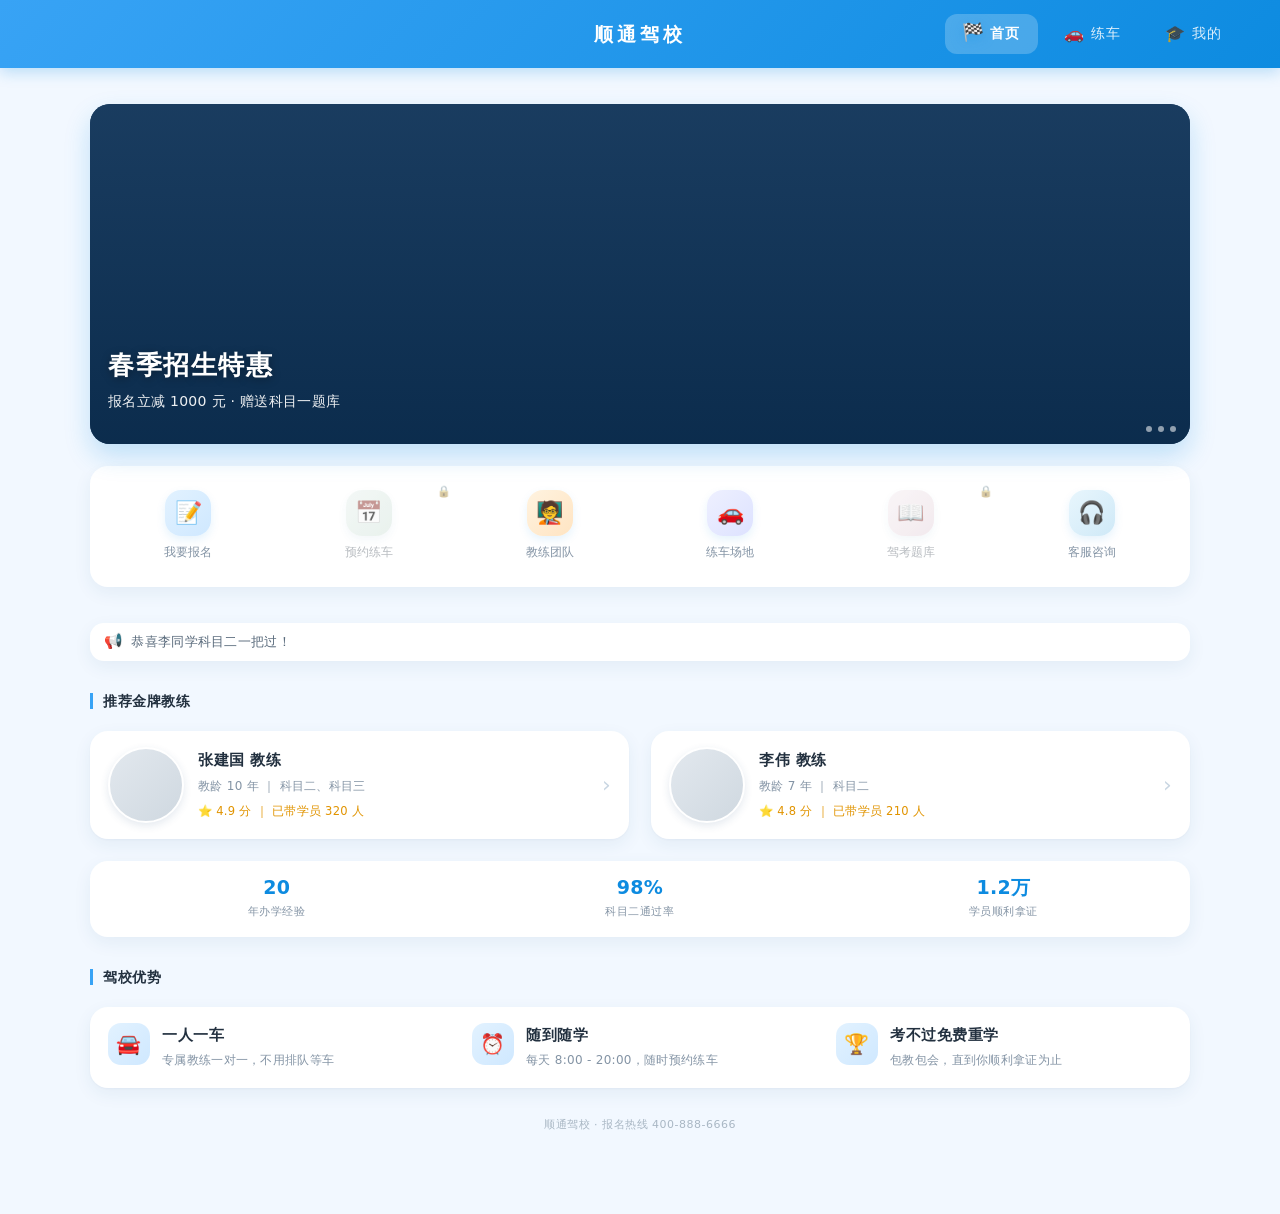
<file: index.html>
<!DOCTYPE html>
<html lang="zh-CN">
<head>
<meta charset="UTF-8">
<meta name="viewport" content="width=device-width,initial-scale=1">
<title>顺通驾校 · 预约</title>
<meta name="theme-color" content="#38a3f5">
<meta name="apple-mobile-web-app-capable" content="yes">
<link rel="stylesheet" href="style.css?v=5">
<link rel="stylesheet" href="access.css?v=1">
</head>
<body>

<!-- 页面容器：手机屏幕大小，居中显示 -->
<div class="phone">

  <!-- ===== 首页 ===== -->
  <section id="page-home" class="page active">
    <header class="topbar">顺通驾校</header>

    <main class="content">

      <!-- 1. 自动轮播 Banner（纯 CSS 动画，3 张宣传图自动切换） -->
      <div class="bannerbox">
        <div class="slides">
          <div class="slide slide-1">
            <div class="slide-text">
              <h3>春季招生特惠</h3>
              <p>报名立减 1000 元 · 赠送科目一题库</p>
            </div>
          </div>
          <div class="slide slide-2">
            <div class="slide-text">
              <h3>新能源教练车</h3>
              <p>新到 3 台电车 · 好开好学不熄火</p>
            </div>
          </div>
          <div class="slide slide-3">
            <div class="slide-text">
              <h3>随到随学</h3>
              <p>每天 8:00 - 20:00 · 一人一车专属教学</p>
            </div>
          </div>
          <!-- 第 4 张是第 1 张的副本，用来做无缝循环 -->
          <div class="slide slide-1">
            <div class="slide-text">
              <h3>春季招生特惠</h3>
              <p>报名立减 1000 元 · 赠送科目一题库</p>
            </div>
          </div>
        </div>
        <div class="dots"><i class="d1"></i><i class="d2"></i><i class="d3"></i></div>
      </div>

      <!-- 2. 金刚区：6 个快捷入口 -->
      <div class="grid">
        <a class="grid-item" href="signup.html">
          <div class="gi-icon gi-1">📝</div><span>我要报名</span>
        </a>
        <a class="grid-item" href="booking.html">
          <div class="gi-icon gi-2">📅</div><span>预约练车</span>
        </a>
        <div class="grid-item" onclick="go('coach')">
          <div class="gi-icon gi-3">🧑‍🏫</div><span>教练团队</span>
        </div>
        <div class="grid-item" onclick="go('field')">
          <div class="gi-icon gi-4">🚗</div><span>练车场地</span>
        </div>
        <div class="grid-item" onclick="go('exam')">
          <div class="gi-icon gi-5">📖</div><span>驾考题库</span>
        </div>
        <div class="grid-item" onclick="go('service')">
          <div class="gi-icon gi-6">🎧</div><span>客服咨询</span>
        </div>
      </div>

      <!-- 3. 上下滚动公告 -->
      <div class="notice">
        <span class="notice-icon">📢</span>
        <div class="notice-view">
          <div class="notice-list">
            <p>恭喜李同学科目二一把过！</p>
            <p>五一报名优惠活动进行中，立减 1000 元</p>
            <p>新到 3 台新能源教练车，练车更省心</p>
            <p>张教练本周还有 2 个空档可约</p>
            <p>恭喜李同学科目二一把过！</p>
          </div>
        </div>
      </div>

      <!-- 4. 推荐金牌教练（点击进入教练团队页） -->
      <h4 class="list-title">推荐金牌教练</h4>

      <div class="card coach-rec" onclick="go('coach')">
        <div class="photo avatar-1"></div>
        <div class="rec-info">
          <h4>张建国 教练</h4>
          <p>教龄 10 年 ｜ 科目二、科目三</p>
          <p class="rec-meta">⭐ 4.9 分 ｜ 已带学员 320 人</p>
        </div>
        <span class="rec-go">›</span>
      </div>

      <div class="card coach-rec" onclick="go('coach')">
        <div class="photo avatar-2"></div>
        <div class="rec-info">
          <h4>李伟 教练</h4>
          <p>教龄 7 年 ｜ 科目二</p>
          <p class="rec-meta">⭐ 4.8 分 ｜ 已带学员 210 人</p>
        </div>
        <span class="rec-go">›</span>
      </div>

      <!-- 5. 数据条 -->
      <div class="numbers">
        <div><b>20</b><span>年办学经验</span></div>
        <div><b>98%</b><span>科目二通过率</span></div>
        <div><b>1.2万</b><span>学员顺利拿证</span></div>
      </div>

      <!-- 6. 驾校优势 -->
      <h4 class="list-title">驾校优势</h4>
      <div class="card">
        <div class="adv">
          <div class="adv-icon">🚘</div>
          <div>
            <h4>一人一车</h4>
            <p>专属教练一对一，不用排队等车</p>
          </div>
        </div>
        <div class="adv">
          <div class="adv-icon">⏰</div>
          <div>
            <h4>随到随学</h4>
            <p>每天 8:00 - 20:00，随时预约练车</p>
          </div>
        </div>
        <div class="adv">
          <div class="adv-icon">🏆</div>
          <div>
            <h4>考不过免费重学</h4>
            <p>包教包会，直到你顺利拿证为止</p>
          </div>
        </div>
      </div>

      <p class="copyright">顺通驾校 · 报名热线 400-888-6666</p>
    </main>
  </section>

  <!-- ===== 练车中心（底部「练车」标签） ===== -->
  <section id="page-train" class="page">
    <header class="topbar">练车中心</header>

    <main class="content">
      <div class="card">
        <h4>科目二 · 学习进度</h4>
        <p>已完成 8 / 13 课时，加油！</p>
        <div class="progress"><i style="width:62%"></i></div>
      </div>

      <h4 class="list-title">练车入口</h4>

      <a class="entry" href="booking.html" style="text-decoration:none;color:inherit">
        <div class="icon">📅</div>
        <div>
          <h3>预约练车</h3>
          <p>选教练、选时间，立即约车</p>
        </div>
      </a>

      <div class="entry" onclick="go('coach')">
        <div class="icon">🧑‍🏫</div>
        <div>
          <h3>教练团队</h3>
          <p>共 6 位教练可预约</p>
        </div>
      </div>

      <div class="entry" onclick="go('field')">
        <div class="icon">🚗</div>
        <div>
          <h3>练车场地</h3>
          <p>共 3 个场地开放中</p>
        </div>
      </div>

      <h4 class="list-title">最近练车记录</h4>
      <div class="card">
        <h4>06-10 上午　倒车入库</h4>
        <p>张建国 教练 ｜ 已完成</p>
      </div>
      <div class="card">
        <h4>06-08 下午　坡道定点</h4>
        <p>李伟 教练 ｜ 已完成</p>
      </div>
    </main>
  </section>

  <!-- ===== 教练团队 ===== -->
  <section id="page-coach" class="page">
    <header class="topbar"><button class="back" onclick="switchTab('home')">‹</button>教练团队</header>

    <main class="content">
      <p class="tip">共 6 位教练，全部支持线上预约</p>

      <a class="card item" href="coach-detail.html?id=1" style="text-decoration:none;color:inherit">
        <div class="photo avatar-1"></div>
        <div>
          <h4>张建国 教练</h4>
          <p>教龄 10 年 ｜ 擅长：科目二、科目三</p>
          <span class="tag ok">本月可约</span>
        </div>
        <span class="rec-go">›</span>
      </a>

      <a class="card item" href="coach-detail.html?id=2" style="text-decoration:none;color:inherit">
        <div class="photo avatar-2"></div>
        <div>
          <h4>李伟 教练</h4>
          <p>教龄 7 年 ｜ 擅长：科目二</p>
          <span class="tag ok">本月可约</span>
        </div>
        <span class="rec-go">›</span>
      </a>

      <a class="card item" href="coach-detail.html?id=3" style="text-decoration:none;color:inherit">
        <div class="photo avatar-3"></div>
        <div>
          <h4>王强 教练</h4>
          <p>教龄 12 年 ｜ 擅长：科目三</p>
          <span class="tag warn">名额紧张</span>
        </div>
        <span class="rec-go">›</span>
      </a>

      <a class="card item" href="coach-detail.html?id=4" style="text-decoration:none;color:inherit">
        <div class="photo avatar-4"></div>
        <div>
          <h4>刘洋 教练</h4>
          <p>教龄 6 年 ｜ 擅长：科目二</p>
          <span class="tag ok">本月可约</span>
        </div>
        <span class="rec-go">›</span>
      </a>

      <a class="card item" href="coach-detail.html?id=5" style="text-decoration:none;color:inherit">
        <div class="photo avatar-5"></div>
        <div>
          <h4>赵磊 教练</h4>
          <p>教龄 9 年 ｜ 擅长：科目三</p>
          <span class="tag ok">本月可约</span>
        </div>
        <span class="rec-go">›</span>
      </a>

      <a class="card item" href="coach-detail.html?id=6" style="text-decoration:none;color:inherit">
        <div class="photo avatar-6"></div>
        <div>
          <h4>孙浩 教练</h4>
          <p>教龄 5 年 ｜ 擅长：科目二、科目三</p>
          <span class="tag warn">名额紧张</span>
        </div>
        <span class="rec-go">›</span>
      </a>
    </main>
  </section>

  <!-- ===== 练车场地 ===== -->
  <section id="page-field" class="page">
    <header class="topbar"><button class="back" onclick="switchTab('home')">‹</button>练车场地</header>

    <main class="content">
      <p class="tip">3 个场地全年开放，可就近选择</p>

      <div class="card">
        <div class="banner field-1"></div>
        <h4>总校场地</h4>
        <p>幸福路 88 号 ｜ 训练车 12 辆 ｜ 8:00 - 18:00</p>
      </div>

      <div class="card">
        <div class="banner field-2"></div>
        <h4>东城分场地</h4>
        <p>东风大道 200 号 ｜ 训练车 10 辆 ｜ 8:00 - 20:00</p>
      </div>

      <div class="card">
        <div class="banner field-3"></div>
        <h4>西关考场</h4>
        <p>西关街 16 号 ｜ 训练车 6 辆 ｜ 8:00 - 17:30</p>
      </div>
    </main>
  </section>

  <!-- ===== 我要报名 ===== -->
  <section id="page-enroll" class="page">
    <header class="topbar"><button class="back" onclick="switchTab('home')">‹</button>我要报名</header>

    <main class="content">
      <p class="tip">选择适合你的班型，线上报名立减 200 元</p>

      <div class="card">
        <div class="plan-head">
          <h4>C1 手动挡标准班</h4>
          <span class="price">¥3800<small>起</small></span>
        </div>
        <p>62 课时 ｜ 一人一车 ｜ 含科目一至科目四考试费</p>
        <span class="tag ok">最热门</span>
      </div>

      <div class="card">
        <div class="plan-head">
          <h4>C2 自动挡标准班</h4>
          <span class="price">¥4200<small>起</small></span>
        </div>
        <p>58 课时 ｜ 一人一车 ｜ 含科目一至科目四考试费</p>
        <span class="tag ok">好上手</span>
      </div>

      <div class="card">
        <div class="plan-head">
          <h4>VIP 快班</h4>
          <span class="price">¥6800<small>起</small></span>
        </div>
        <p>不限课时 ｜ 专车专教 ｜ 最快 45 天拿证 ｜ 考不过免费重学</p>
        <span class="tag warn">名额有限</span>
      </div>

      <h4 class="list-title">报名流程</h4>
      <div class="card">
        <div class="adv">
          <div class="adv-icon">1️⃣</div>
          <div><h4>在线选班型</h4><p>选择 C1 / C2 / VIP 快班</p></div>
        </div>
        <div class="adv">
          <div class="adv-icon">2️⃣</div>
          <div><h4>提交报名资料</h4><p>身份证 + 照片 + 体检表</p></div>
        </div>
        <div class="adv">
          <div class="adv-icon">3️⃣</div>
          <div><h4>到校缴费签约</h4><p>签订培训合同，当天即可约车</p></div>
        </div>
      </div>

      <h4 class="list-title">需要准备的资料</h4>
      <div class="card">
        <div class="row"><span class="row-t">身份证原件及复印件</span><span class="row-v">2 份</span></div>
        <div class="row"><span class="row-t">一寸白底免冠照片</span><span class="row-v">8 张</span></div>
        <div class="row"><span class="row-t">体检表</span><span class="row-v">可到校免费体检</span></div>
      </div>

      <a class="btn" href="signup.html">立即报名</a>
    </main>
  </section>

  <!-- ===== 驾考题库 ===== -->
  <section id="page-exam" class="page">
    <header class="topbar"><button class="back" onclick="switchTab('home')">‹</button>驾考题库</header>

    <main class="content">
      <p class="tip">科目一 + 科目四 共 1580 题，实时同步官方题库</p>

      <div class="card">
        <h4>科目一 · 练习进度</h4>
        <p>已练 930 / 1500 题，正确率 94%</p>
        <div class="progress"><i style="width:62%"></i></div>
      </div>

      <h4 class="list-title">分类练习</h4>
      <div class="card">
        <div class="row" onclick="showToast('进入「交通标志」练习（演示）')">
          <span class="row-t">🚸 交通标志与标线</span><span class="row-v">500 题 ›</span>
        </div>
        <div class="row" onclick="showToast('进入「灯光信号」练习（演示）')">
          <span class="row-t">💡 灯光信号使用</span><span class="row-v">120 题 ›</span>
        </div>
        <div class="row" onclick="showToast('进入「安全文明驾驶」练习（演示）')">
          <span class="row-t">🛡️ 安全文明驾驶</span><span class="row-v">260 题 ›</span>
        </div>
        <div class="row" onclick="showToast('进入「违法行为判断」练习（演示）')">
          <span class="row-t">⚖️ 违法行为判断</span><span class="row-v">300 题 ›</span>
        </div>
      </div>

      <h4 class="list-title">我的模拟考试成绩</h4>
      <div class="card">
        <div class="row"><span class="row-t">06-11 模拟考</span><span class="row-v" style="color:#1fa26b">95 分 · 通过</span></div>
        <div class="row"><span class="row-t">06-09 模拟考</span><span class="row-v" style="color:#e04a4a">88 分 · 未通过</span></div>
        <div class="row"><span class="row-t">06-07 模拟考</span><span class="row-v" style="color:#1fa26b">91 分 · 通过</span></div>
      </div>

      <button class="btn" onclick="showToast('模拟考试开始（演示）')">开始模拟考试</button>
    </main>
  </section>

  <!-- ===== 客服咨询 ===== -->
  <section id="page-service" class="page">
    <header class="topbar"><button class="back" onclick="switchTab('home')">‹</button>客服咨询</header>

    <main class="content">
      <p class="tip">有问题随时找我们，客服 9:00 - 21:00 在线</p>

      <h4 class="list-title">联系方式</h4>
      <div class="card">
        <div class="adv">
          <div class="adv-icon">💬</div>
          <div><h4>在线客服</h4><p>点击下方按钮，客服小顺为您解答</p></div>
        </div>
        <div class="adv">
          <div class="adv-icon">📞</div>
          <div><h4>400-888-6666</h4><p>报名咨询热线，工作日 8:30 - 18:00</p></div>
        </div>
        <div class="adv">
          <div class="adv-icon">🏢</div>
          <div><h4>到校咨询</h4><p>幸福路 88 号 顺通驾校总校大厅</p></div>
        </div>
      </div>

      <h4 class="list-title">常见问题</h4>
      <div class="card">
        <div class="adv">
          <div class="adv-icon">❓</div>
          <div><h4>报名需要什么材料？</h4><p>身份证原件及复印件 2 份、一寸白底照片 8 张、体检表（可到校体检）</p></div>
        </div>
        <div class="adv">
          <div class="adv-icon">❓</div>
          <div><h4>多久能拿到驾照？</h4><p>普通班 60 - 75 天，VIP 快班最快 45 天</p></div>
        </div>
        <div class="adv">
          <div class="adv-icon">❓</div>
          <div><h4>学不会可以退费吗？</h4><p>科目一未通过可申请全额退费，已产生的考试费除外</p></div>
        </div>
        <div class="adv">
          <div class="adv-icon">❓</div>
          <div><h4>可以换教练吗？</h4><p>可以，在「我的」页面取消预约后重新选择教练即可，不收取费用</p></div>
        </div>
      </div>

      <button class="btn" onclick="showToast('客服小顺已收到你的消息')">联系在线客服</button>
    </main>
  </section>

  <!-- ===== 我的 ===== -->
  <section id="page-mine" class="page">
    <header class="topbar">我的</header>

    <main class="content">
      <div class="card profile">
        <div class="photo avatar-mine"></div>
        <div>
          <h4>李小明</h4>
          <p>138****8888 ｜ 科目二 ｜ 剩余 5 课时</p>
        </div>
      </div>

      <h4 class="list-title">我的预约</h4>
      <div id="booking-list"></div>

      <h4 class="list-title">我的报名</h4>
      <div id="signup-list"></div>

      <div class="card"><p>设置</p></div>
    </main>
  </section>

  <!-- ===== 底部导航栏：首页 / 练车 / 我的 ===== -->
  <nav class="tabbar">
    <button id="tab-home" class="tab active" onclick="switchTab('home')"><span>🏁</span>首页</button>
    <button id="tab-train" class="tab" onclick="switchTab('train')"><span>🚗</span>练车</button>
    <button id="tab-mine" class="tab" onclick="switchTab('mine')"><span>🎓</span>我的</button>
  </nav>

  <!-- 提示弹窗（淡入淡出，文字由 app.js 控制） -->
  <div id="toast" class="toast"></div>

</div>

<script src="app.js?v=5"></script>
<script src="access.js?v=1"></script>
</body>
</html>
</file>
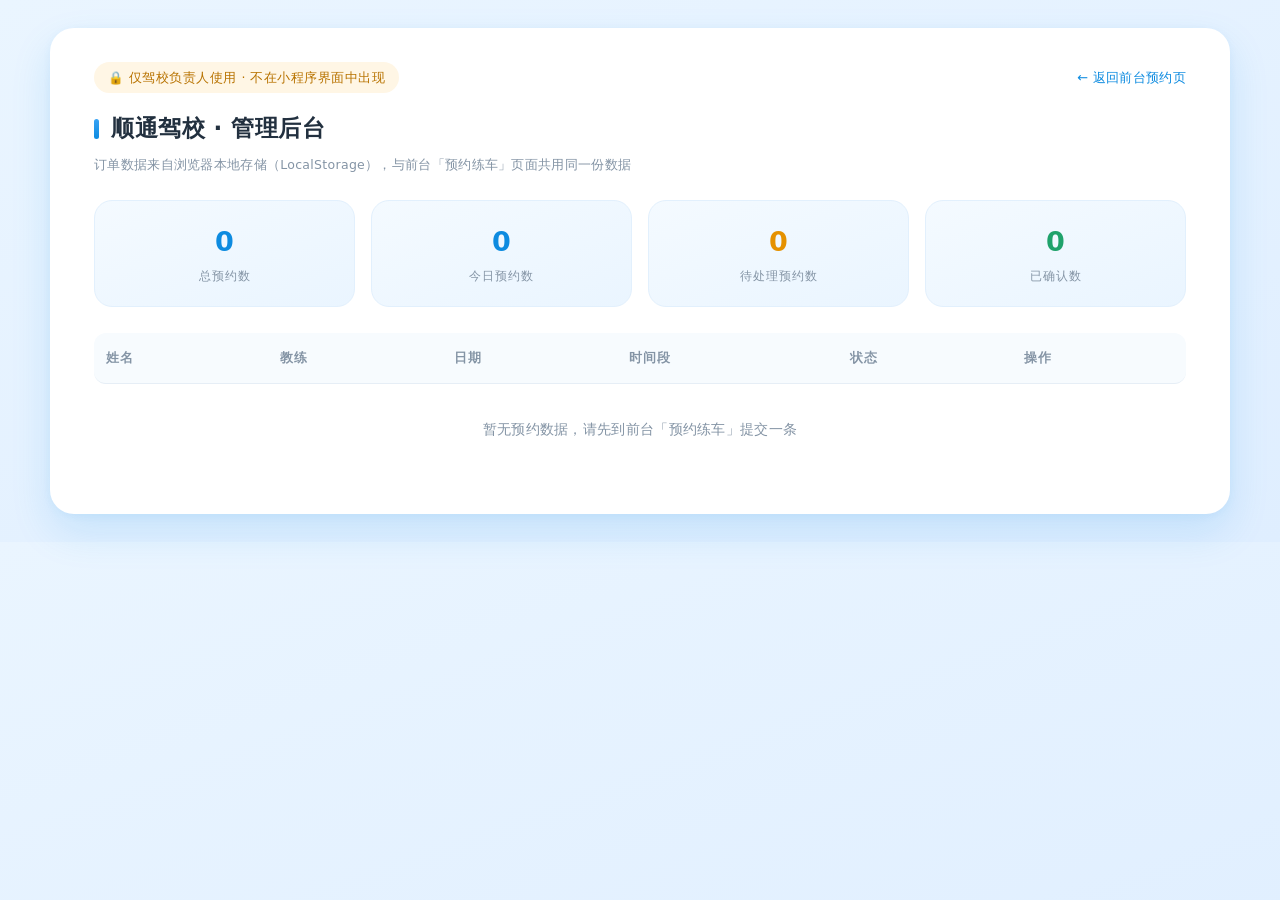
<file: admin.html>
<!DOCTYPE html>
<html lang="zh-CN">
<head>
<meta charset="UTF-8">
<meta name="viewport" content="width=device-width,initial-scale=1">
<title>顺通驾校 · 管理后台</title>
<meta name="theme-color" content="#38a3f5">
<link rel="stylesheet" href="style.css?v=5">
</head>
<body>

<div class="wrap">
  <header class="admin-head">
    <div class="admin-bar">
      <span class="admin-tag">🔒 仅驾校负责人使用 · 不在小程序界面中出现</span>
      <a class="admin-back" href="index.html">← 返回前台预约页</a>
    </div>
    <h1>顺通驾校 · 管理后台</h1>
    <p>订单数据来自浏览器本地存储（LocalStorage），与前台「预约练车」页面共用同一份数据</p>
  </header>

  <!-- 数据统计 -->
  <div class="stats">
    <div class="stat">
      <span class="num" id="s-total">0</span>
      <span class="label">总预约数</span>
    </div>
    <div class="stat">
      <span class="num" id="s-today">0</span>
      <span class="label">今日预约数</span>
    </div>
    <div class="stat">
      <span class="num warn" id="s-pending">0</span>
      <span class="label">待处理预约数</span>
    </div>
    <div class="stat">
      <span class="num ok" id="s-done">0</span>
      <span class="label">已确认数</span>
    </div>
  </div>

  <!-- 预约表格 -->
  <table class="tbl">
    <thead>
      <tr>
        <th>姓名</th>
        <th>教练</th>
        <th>日期</th>
        <th>时间段</th>
        <th>状态</th>
        <th>操作</th>
      </tr>
    </thead>
    <tbody id="tbody"></tbody>
  </table>
</div>

<script>
var KEY = 'orders';

function getOrders() {
  return JSON.parse(localStorage.getItem(KEY) || '[]');
}
function saveOrders(list) {
  localStorage.setItem(KEY, JSON.stringify(list));
}

function render() {
  var list = getOrders();
  var today = new Date().toISOString().slice(0, 10); // 2025-06-12 格式

  // 顶部统计
  document.getElementById('s-total').textContent = list.length;
  document.getElementById('s-today').textContent =
    list.filter(function (o) { return o.date === today; }).length;
  document.getElementById('s-pending').textContent =
    list.filter(function (o) { return o.status !== '已确认'; }).length;
  document.getElementById('s-done').textContent =
    list.filter(function (o) { return o.status === '已确认'; }).length;

  // 表格内容
  var tbody = document.getElementById('tbody');
  if (list.length === 0) {
    tbody.innerHTML = '<tr><td colspan="6" class="empty">暂无预约数据，请先到前台「预约练车」提交一条</td></tr>';
    return;
  }

  tbody.innerHTML = list.map(function (o, i) {
    var done = o.status === '已确认';
    return '<tr>' +
      '<td>' + (o.name || '李小明') + '</td>' +
      '<td>' + o.coach + '</td>' +
      '<td>' + o.date + '</td>' +
      '<td>' + o.time + '</td>' +
      '<td><span class="tag ' + (done ? 'ok' : 'warn') + '">' + (done ? '已确认' : '待处理') + '</span></td>' +
      '<td>' + (done
        ? '<span class="muted">—</span>'
        : '<button class="btn small" onclick="confirmOrder(' + i + ')">确认接单</button>') +
      '</td>' +
      '</tr>';
  }).join('');
}

function confirmOrder(i) {
  var list = getOrders();
  list[i].status = '已确认';
  saveOrders(list);
  render();
}

render();
</script>
</body>
</html>
</file>
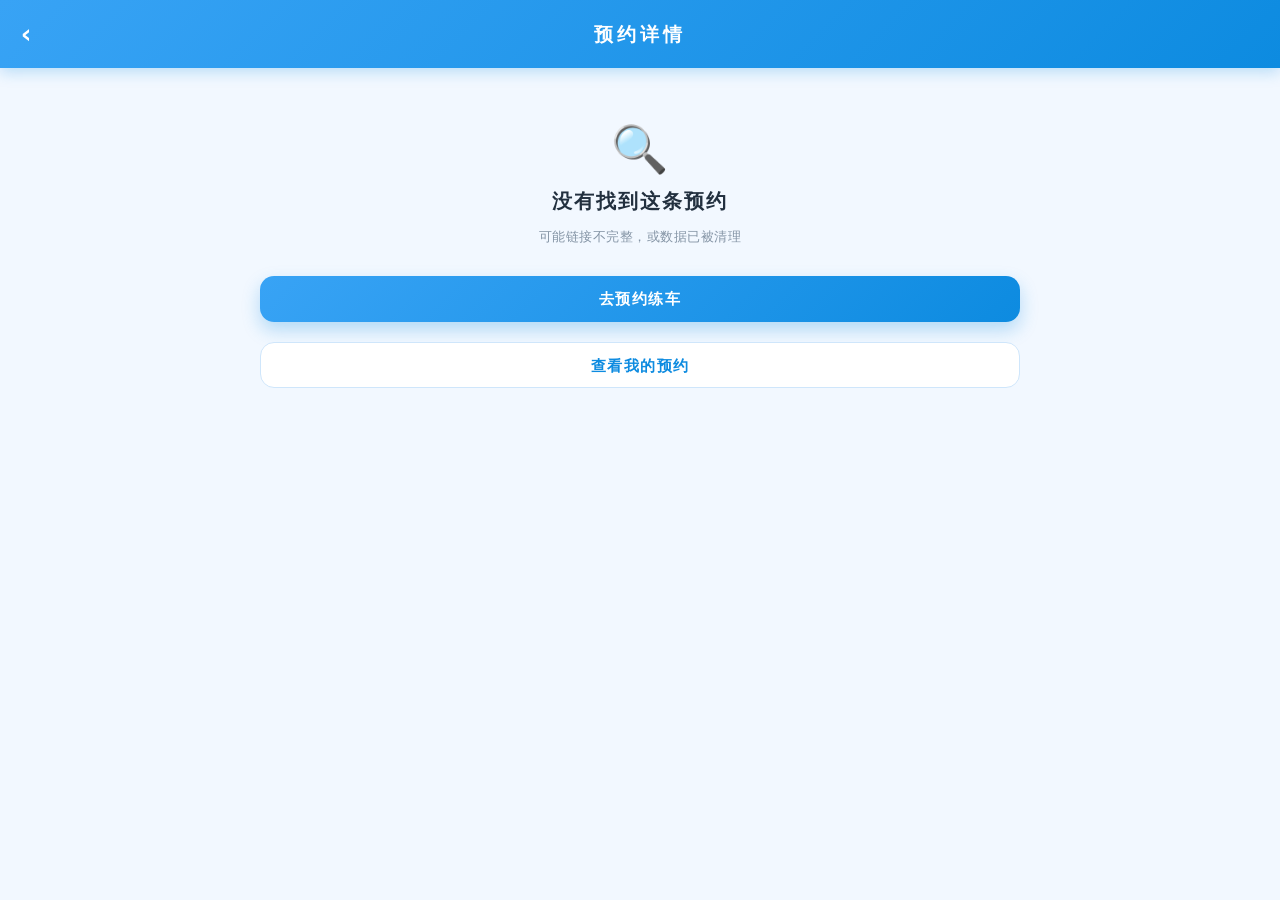
<file: booking-detail.html>
<!DOCTYPE html>
<html lang="zh-CN">
<head>
<meta charset="UTF-8">
<meta name="viewport" content="width=device-width,initial-scale=1">
<title>顺通驾校 · 预约详情</title>
<meta name="theme-color" content="#38a3f5">

<!-- 兜底样式：万一 style.css 没加载成功，页面也不会白屏，依然能看能用 -->
<style>
body{margin:0;background:#f2f8ff;color:#22303f;font-family:"Microsoft YaHei","PingFang SC",Arial,sans-serif;line-height:1.7}
.phone{background:#f6fafe}
.topbar{background:#0d8be0;color:#fff;text-align:center}
.content{padding:18px 16px}
.card{background:#fff;border-radius:14px;padding:16px 18px;margin-bottom:14px}
.btn{display:block;width:100%;box-sizing:border-box;height:44px;margin-top:18px;border:0;border-radius:12px;background:#0d8be0;color:#fff;font-size:15px;font-weight:600;line-height:44px;text-align:center;text-decoration:none;cursor:pointer}
.hidden{display:none!important}
.tag{display:inline-block;padding:4px 12px;border-radius:20px;font-size:12px;font-weight:600}
.tag.warn{background:#fff6e5;color:#c07a00}
.tag.ok{background:#e6f8f0;color:#1fa26b}
.tag.danger{background:#ffecec;color:#e04a4a}
.row{display:flex;justify-content:space-between;padding:10px 0;border-bottom:1px solid #f0f5fa;font-size:13px}
.row-v{color:#8494a5;text-align:right;max-width:62%}
.btn.ghost{background:#fff;color:#0d8be0;border:1.5px solid #cfe6fb}
.btn.cancel{background:#fff0f0;color:#e04a4a;border:1.5px solid #ffdada}
.detail-box{text-align:center;padding:20px 16px}
.detail-box .big{font-size:44px;line-height:1}
.detail-box h2{font-size:20px;margin-top:10px}
.tip{font-size:13px;color:#8494a5}
</style>

<link rel="stylesheet" href="style.css?v=5">
</head>
<body>

<div class="phone">
  <header class="topbar"><a class="back" href="index.html#mine">‹</a>预约详情</header>

  <main class="content content-full">
    <div class="bk-narrow" id="detail-wrap">
      <!-- 内容由下面的脚本渲染 -->
    </div>
  </main>

  <div id="toast" class="toast"></div>
</div>

<script>
/* ===================================================================
   「预约详情」页：读取 bookings，展示状态，可取消预约
   读取 LocalStorage 全部做了兜底（读不到 / 损坏 / 非数组 → 空数组）
   =================================================================== */
var BOOKING_KEY = 'bookings';

/* ---------- 安全工具 ---------- */
function $(id) { return document.getElementById(id); }

function readBookings() {
  try {
    var raw = localStorage.getItem(BOOKING_KEY);
    var data = raw ? JSON.parse(raw) : [];         // JSON.parse(...) || []
    return Array.isArray(data) ? data : [];
  } catch (e) {
    return [];
  }
}
function saveBookings(list) {
  try { localStorage.setItem(BOOKING_KEY, JSON.stringify(list)); } catch (e) { /* 忽略 */ }
}

var tipTimer;
function showToast(msg) {
  var t = $('toast');
  if (!t) { return; }
  t.textContent = msg;
  t.classList.remove('show');
  void t.offsetWidth;
  t.classList.add('show');
  clearTimeout(tipTimer);
  tipTimer = setTimeout(function () { t.classList.remove('show'); }, 1900);
}

/* ---------- 从网址里取订单号：booking-detail.html?id=xxx ---------- */
function getId() {
  try {
    var m = location.search.match(/[?&]id=([^&]+)/);
    return m ? decodeURIComponent(m[1]) : '';
  } catch (e) {
    return '';
  }
}

/* ---------- 状态 → 样式 / 图标 ---------- */
function statusInfo(s) {
  if (s === '已确认') { return { cls: 'ok',     icon: '✅', text: '教练已确认，请按时到场' }; }
  if (s === '已取消') { return { cls: 'danger', icon: '🚫', text: '该预约已取消' }; }
  return { cls: 'warn',   icon: '⏳', text: '等待驾校确认，通常 1 小时内处理' };
}

/* ---------- 渲染整页 ---------- */
function render() {
  var wrap = $('detail-wrap');
  if (!wrap) { return; }

  var id = getId();
  var list = readBookings();                        // ← 安全读取
  var one = null;
  for (var i = 0; i < list.length; i++) {
    if (String(list[i].id) === String(id)) { one = list[i]; break; }
  }

  // 找不到这条订单：给出友好提示，绝不白屏
  if (!one) {
    wrap.innerHTML =
      '<div class="detail-box">' +
        '<div class="big">🔍</div>' +
        '<h2>没有找到这条预约</h2>' +
        '<p class="tip">可能链接不完整，或数据已被清理</p>' +
      '</div>' +
      '<a class="btn" href="booking.html">去预约练车</a>' +
      '<a class="btn ghost" href="index.html#mine">查看我的预约</a>';
    return;
  }

  var st = statusInfo(one.status);
  var canCancel = (one.status !== '已取消' && one.status !== '已确认');

  wrap.innerHTML =
    '<div class="detail-box">' +
      '<div class="big">' + st.icon + '</div>' +
      '<h2>' + (one.status === '已取消' ? '预约已取消' : '预约成功') + '</h2>' +
      '<span class="tag ' + st.cls + '">' + (one.status || '待确认') + '</span>' +
      '<p class="tip">' + st.text + '</p>' +
    '</div>' +

    '<div class="card">' +
      '<h4>预约信息</h4>' +
      '<div class="row"><span class="row-t">教练</span><span class="row-v">' + one.coach + '</span></div>' +
      '<div class="row"><span class="row-t">日期</span><span class="row-v">' + one.date + '</span></div>' +
      '<div class="row"><span class="row-t">时间段</span><span class="row-v">' + one.time + '</span></div>' +
      '<div class="row"><span class="row-t">场地</span><span class="row-v">' + (one.field || '总校场地') + '</span></div>' +
      '<div class="row"><span class="row-t">提交时间</span><span class="row-v">' + (one.createTime || '-') + '</span></div>' +
      '<div class="row"><span class="row-t">预约编号</span><span class="row-v">' + one.id + '</span></div>' +
    '</div>' +

    (canCancel ? '<button class="btn cancel" type="button" id="btn-cancel">取消预约</button>' : '') +
    '<a class="btn" href="booking.html">再约一次</a>' +
    '<a class="btn ghost" href="index.html#mine">查看我的预约</a>';

  var btn = $('btn-cancel');
  if (btn) { btn.addEventListener('click', function () { cancelBooking(id); }); }
}

/* ---------- 取消预约：把状态改成「已取消」，记录保留 ---------- */
function cancelBooking(id) {
  if (!confirm('确定要取消这条预约吗？')) { return; }
  try {
    var list = readBookings();
    for (var i = 0; i < list.length; i++) {
      if (String(list[i].id) === String(id)) {
        list[i].status = '已取消';
        list[i].cancelTime = new Date().toLocaleString();
        break;
      }
    }
    saveBookings(list);
    render();                                   // 重新渲染，按钮消失、标签变红
    showToast('已取消预约');
  } catch (e) {
    showToast('取消失败，请刷新页面重试');
  }
}

/* ---------- 初始化（包一层，任何异常都不白屏） ---------- */
try {
  render();
} catch (e) {
  var w = $('detail-wrap');
  if (w) {
    w.innerHTML = '<div class="card"><h4>页面加载出错了</h4>' +
                  '<p>请返回首页后重试，或点下面按钮重新预约。</p></div>' +
                  '<a class="btn" href="booking.html">去预约练车</a>';
  }
}
</script>
</body>
</html>
</file>
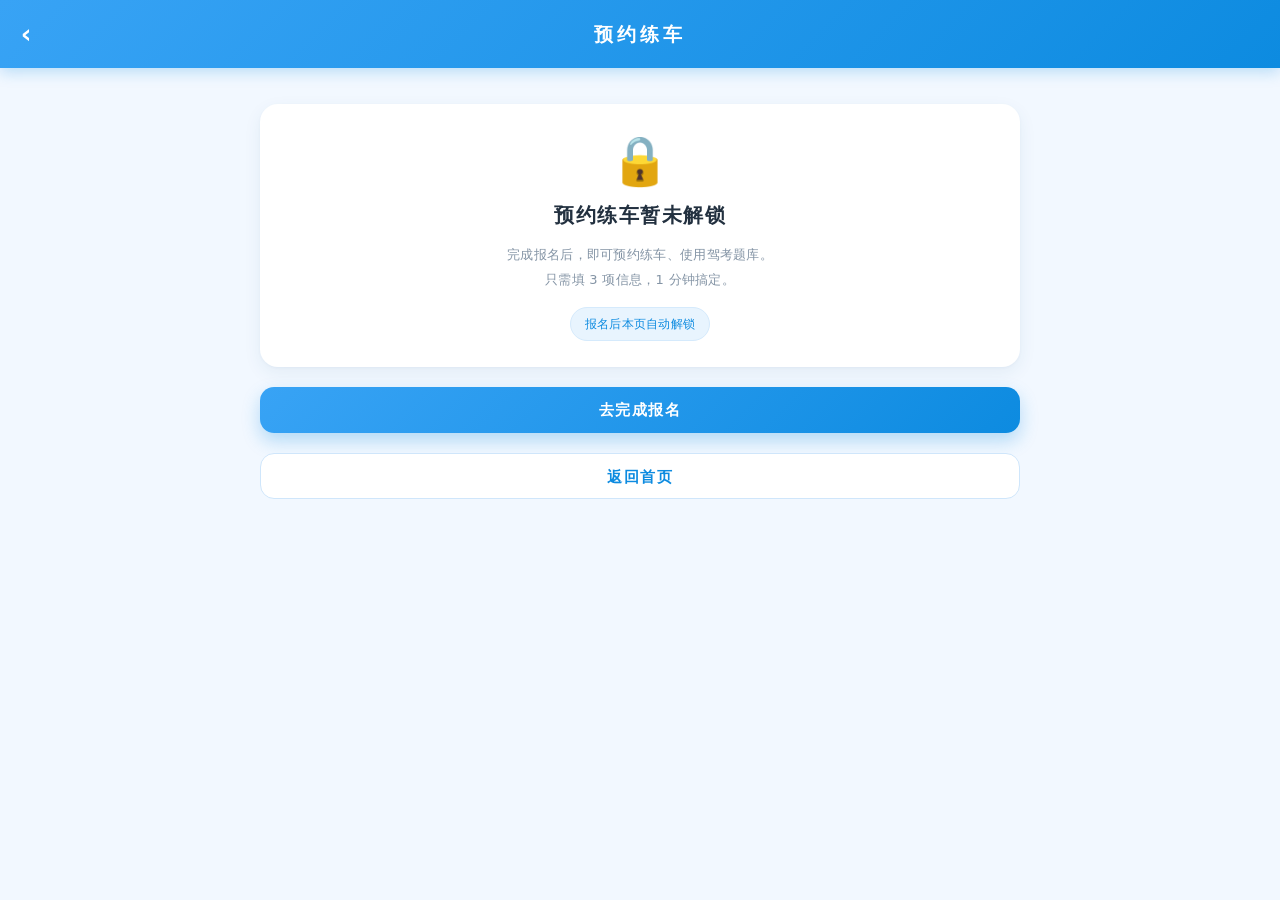
<file: booking.html>
<!DOCTYPE html>
<html lang="zh-CN">
<head>
<meta charset="UTF-8">
<meta name="viewport" content="width=device-width,initial-scale=1">
<title>顺通驾校 · 预约练车</title>
<meta name="theme-color" content="#38a3f5">

<!-- 兜底样式：万一 style.css 没加载成功，页面也不会白屏，依然能看能用 -->
<style>
body{margin:0;background:#f2f8ff;color:#22303f;font-family:"Microsoft YaHei","PingFang SC",Arial,sans-serif;line-height:1.7}
.phone{background:#f6fafe}
.topbar{background:#0d8be0;color:#fff;text-align:center}
.content{padding:18px 16px}
.card{background:#fff;border-radius:14px;padding:16px 18px;margin-bottom:14px}
label{display:block;margin:14px 0 6px;font-size:13px;color:#8494a5}
input,select,textarea{width:100%;box-sizing:border-box;height:42px;padding:0 12px;border:1px solid #dbe7f3;border-radius:10px;font-family:inherit;font-size:14px}
.btn{display:block;width:100%;box-sizing:border-box;height:44px;margin-top:18px;border:0;border-radius:12px;background:#0d8be0;color:#fff;font-size:15px;font-weight:600;line-height:44px;text-align:center;text-decoration:none;cursor:pointer}
.hidden{display:none!important}
.tip{font-size:13px;color:#8494a5}
.sbar{display:flex;gap:6px;background:#fff;border-radius:14px;padding:12px 6px;margin-bottom:14px}
.sbar-item{flex:1;text-align:center;font-size:12px;color:#8494a5}
.sbar-item i{display:block;width:26px;height:26px;line-height:26px;margin:0 auto 6px;border-radius:50%;background:#eef4fa;font-style:normal;font-weight:700}
.sbar-item.active i{background:#0d8be0;color:#fff}
.slots{display:grid;grid-template-columns:1fr 1fr;gap:10px}
.slot{height:42px;font-family:inherit;font-size:13px;border:1px solid #dbe7f3;border-radius:10px;background:#f8fbfe;color:#22303f;cursor:pointer}
.slot.sel{background:#0d8be0;color:#fff;border-color:transparent}
.item{display:flex;align-items:center;gap:12px}
.photo{width:56px;height:56px;border-radius:50%;background:#dfe6ed}
.card.pick.sel{border:1.5px solid #0d8be0;background:#f4faff}
.btn-row{display:grid;grid-template-columns:1fr 1fr;gap:12px;margin-top:18px}
.btn-row .btn{margin-top:0}
.btn.ghost{background:#fff;color:#0d8be0;border:1.5px solid #cfe6fb}
.row{display:flex;justify-content:space-between;padding:10px 0;border-bottom:1px solid #f0f5fa;font-size:13px}
.row-v{color:#8494a5}
/* 「场地选择」用的小图标（本页专用，不改公共样式） */
.pick-ico{flex:0 0 52px;width:52px;height:52px;line-height:52px;text-align:center;font-size:24px;border-radius:16px;background:linear-gradient(135deg,#e2f2ff,#cfe8ff)}
</style>

<link rel="stylesheet" href="style.css?v=5">
<link rel="stylesheet" href="access.css?v=1">
</head>
<body>

<div class="phone">
  <header class="topbar"><a class="back" href="index.html">‹</a>预约练车</header>

  <main class="content content-full">
    <div class="bk-narrow">

      <!-- ===== 横向步骤条（4 步） ===== -->
      <div class="sbar">
        <div class="sbar-item active" id="sb1"><i>1</i><span>选择教练</span></div>
        <div class="sbar-item" id="sb2"><i>2</i><span>选择场地</span></div>
        <div class="sbar-item" id="sb3"><i>3</i><span>选择时间</span></div>
        <div class="sbar-item" id="sb4"><i>4</i><span>确认提交</span></div>
      </div>

      <!-- ===== 第一步：选择教练 ===== -->
      <section id="step1">
        <p class="tip">点击教练卡片选中（共 6 位）</p>
        <div id="coach-box"></div>
        <button class="btn" type="button" onclick="goStep(2)">下一步</button>
      </section>

      <!-- ===== 第二步：选择场地 ===== -->
      <section id="step2" class="hidden">
        <p class="tip">选择你方便去的练车场地（共 3 个）</p>
        <div id="field-box"></div>
        <div class="btn-row">
          <button class="btn ghost" type="button" onclick="goStep(1)">上一步</button>
          <button class="btn" type="button" onclick="goStep(3)">下一步</button>
        </div>
      </section>

      <!-- ===== 第三步：选择日期与时间段 ===== -->
      <section id="step3" class="hidden">
        <div class="card">
          <label>选择日期 <i style="color:#e04a4a;font-style:normal">*</i></label>
          <input type="date" id="b-date">

          <label>选择时间段 <i style="color:#e04a4a;font-style:normal">*</i></label>
          <div class="slots" id="slot-box"></div>
        </div>
        <div class="btn-row">
          <button class="btn ghost" type="button" onclick="goStep(2)">上一步</button>
          <button class="btn" type="button" onclick="goStep(4)">下一步</button>
        </div>
      </section>

      <!-- ===== 第四步：确认并提交 ===== -->
      <section id="step4" class="hidden">
        <div class="card">
          <h4>确认预约信息</h4>
          <div class="row"><span class="row-t">教练</span><span class="row-v" id="c-coach"></span></div>
          <div class="row"><span class="row-t">场地</span><span class="row-v" id="c-field"></span></div>
          <div class="row"><span class="row-t">日期</span><span class="row-v" id="c-date"></span></div>
          <div class="row"><span class="row-t">时间段</span><span class="row-v" id="c-time"></span></div>
          <div class="row"><span class="row-t">费用</span><span class="row-v">含在学费内，不再收费</span></div>
        </div>
        <div class="btn-row">
          <button class="btn ghost" type="button" onclick="goStep(3)">上一步</button>
          <button class="btn" type="button" onclick="submitBooking()">提交预约</button>
        </div>
      </section>

    </div>
  </main>

  <div id="toast" class="toast"></div>
</div>

<script src="access.js?v=1"></script>
<script>
/* ===================================================================
   「预约练车」四步流程：纯前端 + LocalStorage，不依赖任何框架
   1 选择教练 → 2 选择场地 → 3 选择日期与时段 → 4 确认提交
   教练 / 场地数据 = 首页「教练团队」「练车场地」里的同一批假数据
   订单存在浏览器的 bookings 里，和「我的预约」板块共用
   所有存储读写都做了兜底，读取为空/损坏一律当空数组处理
   =================================================================== */
var BOOKING_KEY = 'bookings';

var COACHES = [
  { name: '张建国', tag: '教龄 10 年 ｜ 科目二、三', avatar: 'avatar-1' },
  { name: '李 伟',  tag: '教龄 7 年 ｜ 科目二',      avatar: 'avatar-2' },
  { name: '王 强',  tag: '教龄 12 年 ｜ 科目三',     avatar: 'avatar-3' },
  { name: '刘 洋',  tag: '教龄 6 年 ｜ 科目二',      avatar: 'avatar-4' },
  { name: '赵 磊',  tag: '教龄 9 年 ｜ 科目三',      avatar: 'avatar-5' },
  { name: '孙 浩',  tag: '教龄 5 年 ｜ 科目二、三',  avatar: 'avatar-6' }
];

var FIELDS = [
  { name: '总校场地',   icon: '🏟️', info: '幸福路 88 号 ｜ 训练车 12 辆 ｜ 8:00 - 18:00' },
  { name: '东城分场地', icon: '🅿️', info: '东风大道 200 号 ｜ 训练车 10 辆 ｜ 8:00 - 20:00' },
  { name: '西关考场',   icon: '🚦', info: '西关街 16 号 ｜ 训练车 6 辆 ｜ 8:00 - 17:30' }
];

var SLOTS = ['09:00-10:00', '10:00-11:00', '11:00-12:00', '14:00-15:00',
             '15:00-16:00', '16:00-17:00', '18:00-19:00', '19:00-20:00'];

var picked = { coach: '', field: '', date: '', time: '' };   // 当前选择

/* ---------- 安全工具 ---------- */
function $(id) { return document.getElementById(id); }

function readBookings() {                          // 安全读取订单列表
  try {
    var raw = localStorage.getItem(BOOKING_KEY);
    var data = raw ? JSON.parse(raw) : [];         // JSON.parse(...) || []
    return Array.isArray(data) ? data : [];        // 不是数组也兜底成空数组
  } catch (e) {
    return [];
  }
}
function saveBookings(list) {
  try { localStorage.setItem(BOOKING_KEY, JSON.stringify(list)); } catch (e) { /* 忽略 */ }
}

var tipTimer;
function showToast(msg) {
  var t = $('toast');
  if (!t) { return; }
  t.textContent = msg;
  t.classList.remove('show');
  void t.offsetWidth;
  t.classList.add('show');
  clearTimeout(tipTimer);
  tipTimer = setTimeout(function () { t.classList.remove('show'); }, 1900);
}

function todayText() {
  var d = new Date(), p = function (n) { return n < 10 ? '0' + n : n; };
  return d.getFullYear() + '-' + p(d.getMonth() + 1) + '-' + p(d.getDate());
}
function nowText() {
  var d = new Date(), p = function (n) { return n < 10 ? '0' + n : n; };
  return todayText() + ' ' + p(d.getHours()) + ':' + p(d.getMinutes());
}

/* ---------- 渲染：教练卡片 ---------- */
function renderCoaches() {
  var box = $('coach-box');
  if (!box) { return; }
  box.innerHTML = COACHES.map(function (c, i) {
    return '<div class="card item pick' + (picked.coach === c.name ? ' sel' : '') + '" onclick="pickCoach(' + i + ')">' +
             '<div class="photo ' + c.avatar + '"></div>' +
             '<div><h4>' + c.name + '</h4><p>' + c.tag + '</p></div>' +
             '<span class="pick-ok">✓</span>' +
           '</div>';
  }).join('');
}

/* ---------- 渲染：场地卡片 ---------- */
function renderFields() {
  var box = $('field-box');
  if (!box) { return; }
  box.innerHTML = FIELDS.map(function (f, i) {
    return '<div class="card item pick' + (picked.field === f.name ? ' sel' : '') + '" onclick="pickField(' + i + ')">' +
             '<div class="pick-ico">' + f.icon + '</div>' +
             '<div><h4>' + f.name + '</h4><p>' + f.info + '</p></div>' +
             '<span class="pick-ok">✓</span>' +
           '</div>';
  }).join('');
}

/* ---------- 渲染：时间段按钮 ---------- */
function renderSlots() {
  var box = $('slot-box');
  if (!box) { return; }
  box.innerHTML = SLOTS.map(function (s) {
    return '<button type="button" class="slot' + (picked.time === s ? ' sel' : '') +
           '" onclick="pickSlot(\'' + s + '\')">' + s + '</button>';
  }).join('');
}

/* ---------- 交互：选教练 / 选场地 / 选时段 ---------- */
function pickCoach(i) {
  picked.coach = COACHES[i] ? COACHES[i].name : '';
  renderCoaches();
}

function pickField(i) {
  picked.field = FIELDS[i] ? FIELDS[i].name : '';
  renderFields();
}

function pickSlot(s) {
  picked.time = s;
  renderSlots();
}

/* ---------- 步骤切换（1 / 2 / 3 / 4） ---------- */
function goStep(n) {
  try {
    if (n === 2 && !picked.coach) { showToast('请先选择教练'); return; }
    if (n === 3 && !picked.field) { showToast('请先选择场地'); return; }
    if (n === 4) {
      var d = $('b-date');
      picked.date = d ? d.value : '';
      if (!picked.date) { showToast('请选择日期'); return; }
      if (!picked.time) { showToast('请选择时间段'); return; }
      fillConfirm();
    }

    var i;
    for (i = 1; i <= 4; i++) {
      var sec = $('step' + i);
      if (sec) { sec.classList.toggle('hidden', i !== n); }
    }

    // 步骤条状态：当前高亮，走过的打勾
    for (i = 1; i <= 4; i++) {
      var item = $('sb' + i);
      if (!item) { continue; }
      item.classList.toggle('active', i === n);
      item.classList.toggle('done', i < n);
      var num = item.querySelector('i');
      if (num) { num.textContent = (i < n) ? '✓' : String(i); }
    }
    window.scrollTo(0, 0);
  } catch (e) {
    showToast('操作失败，请刷新重试');
  }
}

/* ---------- 第四步：填确认信息 ---------- */
function fillConfirm() {
  var a = $('c-coach'), b = $('c-field'), c = $('c-date'), d = $('c-time');
  if (a) { a.textContent = picked.coach; }
  if (b) { b.textContent = picked.field; }
  if (c) { c.textContent = picked.date; }
  if (d) { d.textContent = picked.time; }
}

/* ---------- 提交预约：存本地 + 跳详情页 ---------- */
function submitBooking() {
  try {
    var d = $('b-date');
    picked.date = d ? d.value : picked.date;
    if (!picked.coach) { showToast('请先选择教练'); goStep(1); return; }
    if (!picked.field) { showToast('请先选择场地'); goStep(2); return; }
    if (!picked.date) { showToast('请选择日期'); goStep(3); return; }
    if (!picked.time) { showToast('请选择时间段'); goStep(3); return; }

    var one = {
      id: 'bk' + Date.now(),
      coach: picked.coach,
      field: picked.field,
      date: picked.date,
      time: picked.time,
      status: '待确认',                 // 待确认 / 已确认 / 已取消
      createTime: nowText()
    };

    var list = readBookings();          // ← 安全读取，永不抛错
    list.push(one);
    saveBookings(list);

    showToast('预约成功');
    setTimeout(function () {
      location.href = 'booking-detail.html?id=' + encodeURIComponent(one.id);
    }, 450);
  } catch (e) {
    showToast('提交失败，请刷新页面重试');
  }
}

/* ---------- 未报名时的锁定提示页（门禁） ---------- */
function showLockScreen() {
  var wrap = document.querySelector('.bk-narrow');
  if (!wrap) { return; }
  wrap.innerHTML =
    '<div class="card lock-screen">' +
      '<div class="big">🔒</div>' +
      '<h2>预约练车暂未解锁</h2>' +
      '<p>完成报名后，即可预约练车、使用驾考题库。<br>只需填 3 项信息，1 分钟搞定。</p>' +
      '<span class="steps-tip">报名后本页自动解锁</span>' +
    '</div>' +
    '<a class="btn" href="signup.html">去完成报名</a>' +
    '<a class="btn ghost" href="index.html">返回首页</a>';
}

/* ---------- 初始化 ---------- */
(function init() {
  try {
    // 门禁：本机没有「报名成功」记录时，预约练车不可使用
    if (typeof hasSignup === 'function' && !hasSignup()) {
      showLockScreen();
      return;
    }

    renderCoaches();
    renderFields();
    renderSlots();

    // 从「教练详情页」点“立即预约该教练”过来时，自动选中那位教练
    try {
      var preset = localStorage.getItem('presetCoach') || '';    // ← 兜底成空串
      if (preset) {
        for (var i = 0; i < COACHES.length; i++) {
          if (COACHES[i].name === preset) { picked.coach = preset; break; }
        }
        renderCoaches();
        localStorage.removeItem('presetCoach');
      }
    } catch (e) { /* 忽略 */ }

    var d = $('b-date');
    if (d) {
      d.value = todayText();            // 默认今天
      d.min = todayText();              // 不允许选过去的日期
      d.addEventListener('change', function () { picked.date = d.value; });
    }
  } catch (e) { /* 忽略：保证页面不白屏 */ }
})();
</script>
</body>
</html>
</file>
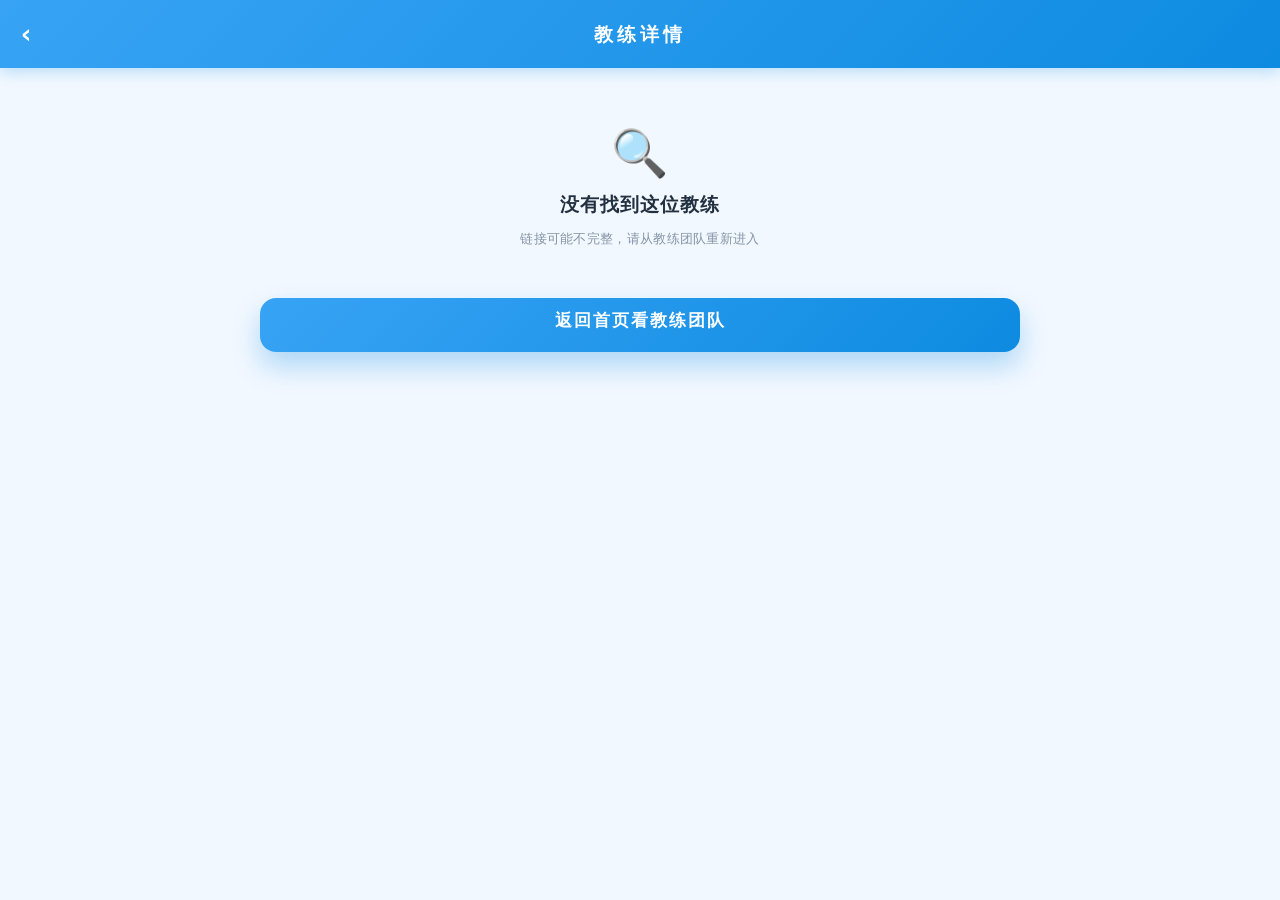
<file: coach-detail.html>
<!DOCTYPE html>
<html lang="zh-CN">
<head>
<meta charset="UTF-8">
<meta name="viewport" content="width=device-width,initial-scale=1">
<title>顺通驾校 · 教练详情</title>
<meta name="theme-color" content="#38a3f5">

<!-- 兜底样式：万一公共 style.css 或 coach-detail.css 没加载成功，也不会白屏 -->
<style>
body{margin:0;background:#f2f8ff;color:#22303f;font-family:"Microsoft YaHei","PingFang SC",Arial,sans-serif;line-height:1.7}
.phone{background:#f6fafe}
.topbar{background:#0d8be0;color:#fff;text-align:center}
.content{padding:18px 16px}
.card{background:#fff;border-radius:14px;padding:16px 18px;margin-bottom:14px}
.photo{width:106px;height:106px;border-radius:50%;background:#dfe6ed}
.btn,.cd-book{display:block;width:100%;box-sizing:border-box;height:52px;margin-top:20px;border:0;border-radius:16px;
  background:#0d8be0;color:#fff;font-size:16px;font-weight:600;line-height:52px;text-align:center;text-decoration:none;cursor:pointer}
.tip{font-size:13px;color:#8494a5}
.cd-head{background:#0d8be0;color:#fff;border-radius:18px;padding:22px;text-align:center}
.cd-stars{color:#ffe08a;font-size:19px;margin-top:10px}
</style>

<link rel="stylesheet" href="style.css?v=5">
<link rel="stylesheet" href="coach-detail.css">
<link rel="stylesheet" href="access.css?v=1">
</head>
<body>

<div class="phone">
  <header class="topbar"><a class="back" href="index.html">‹</a>教练详情</header>

  <main class="content content-full">
    <!-- 内容全部由 coach-detail.js 渲染 -->
    <div class="cd-narrow" id="cd-root"></div>
  </main>
</div>

<script src="coach-detail.js"></script>
<script src="access.js?v=1"></script>
</body>
</html>
</file>
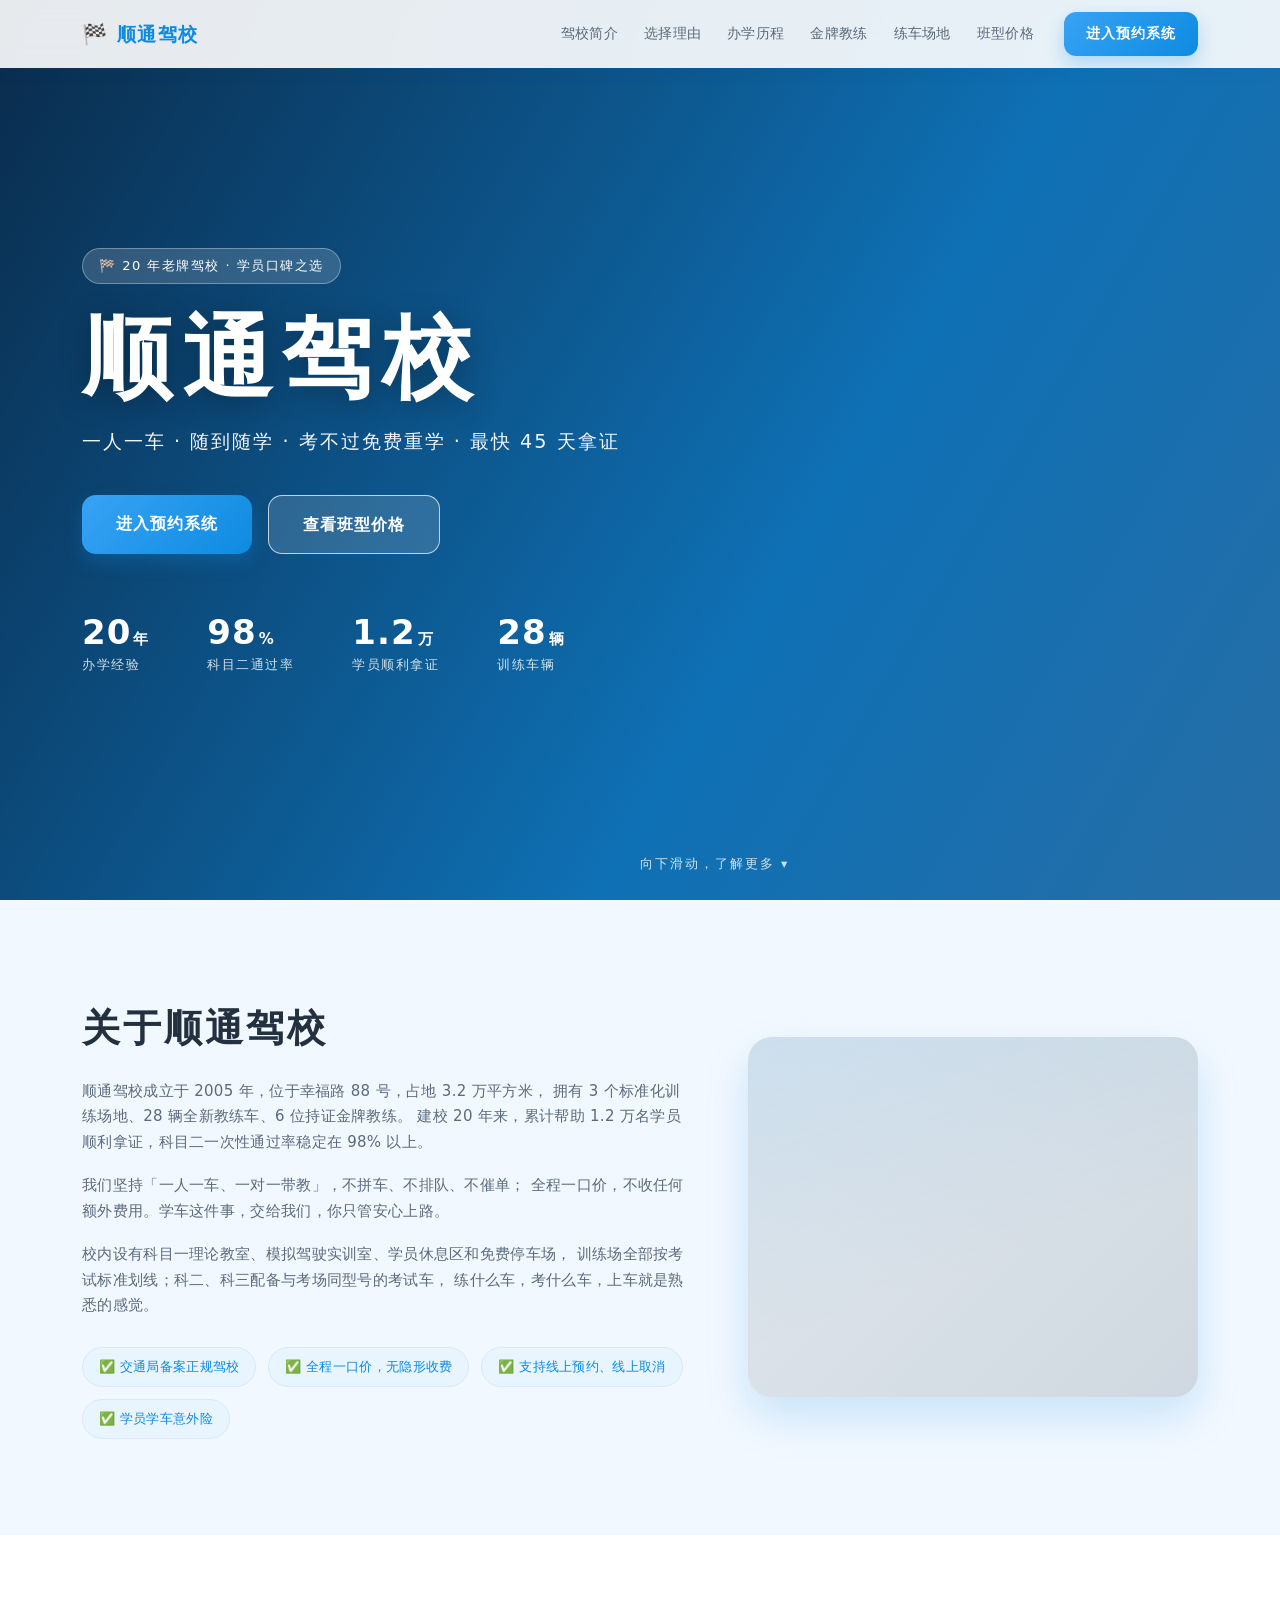
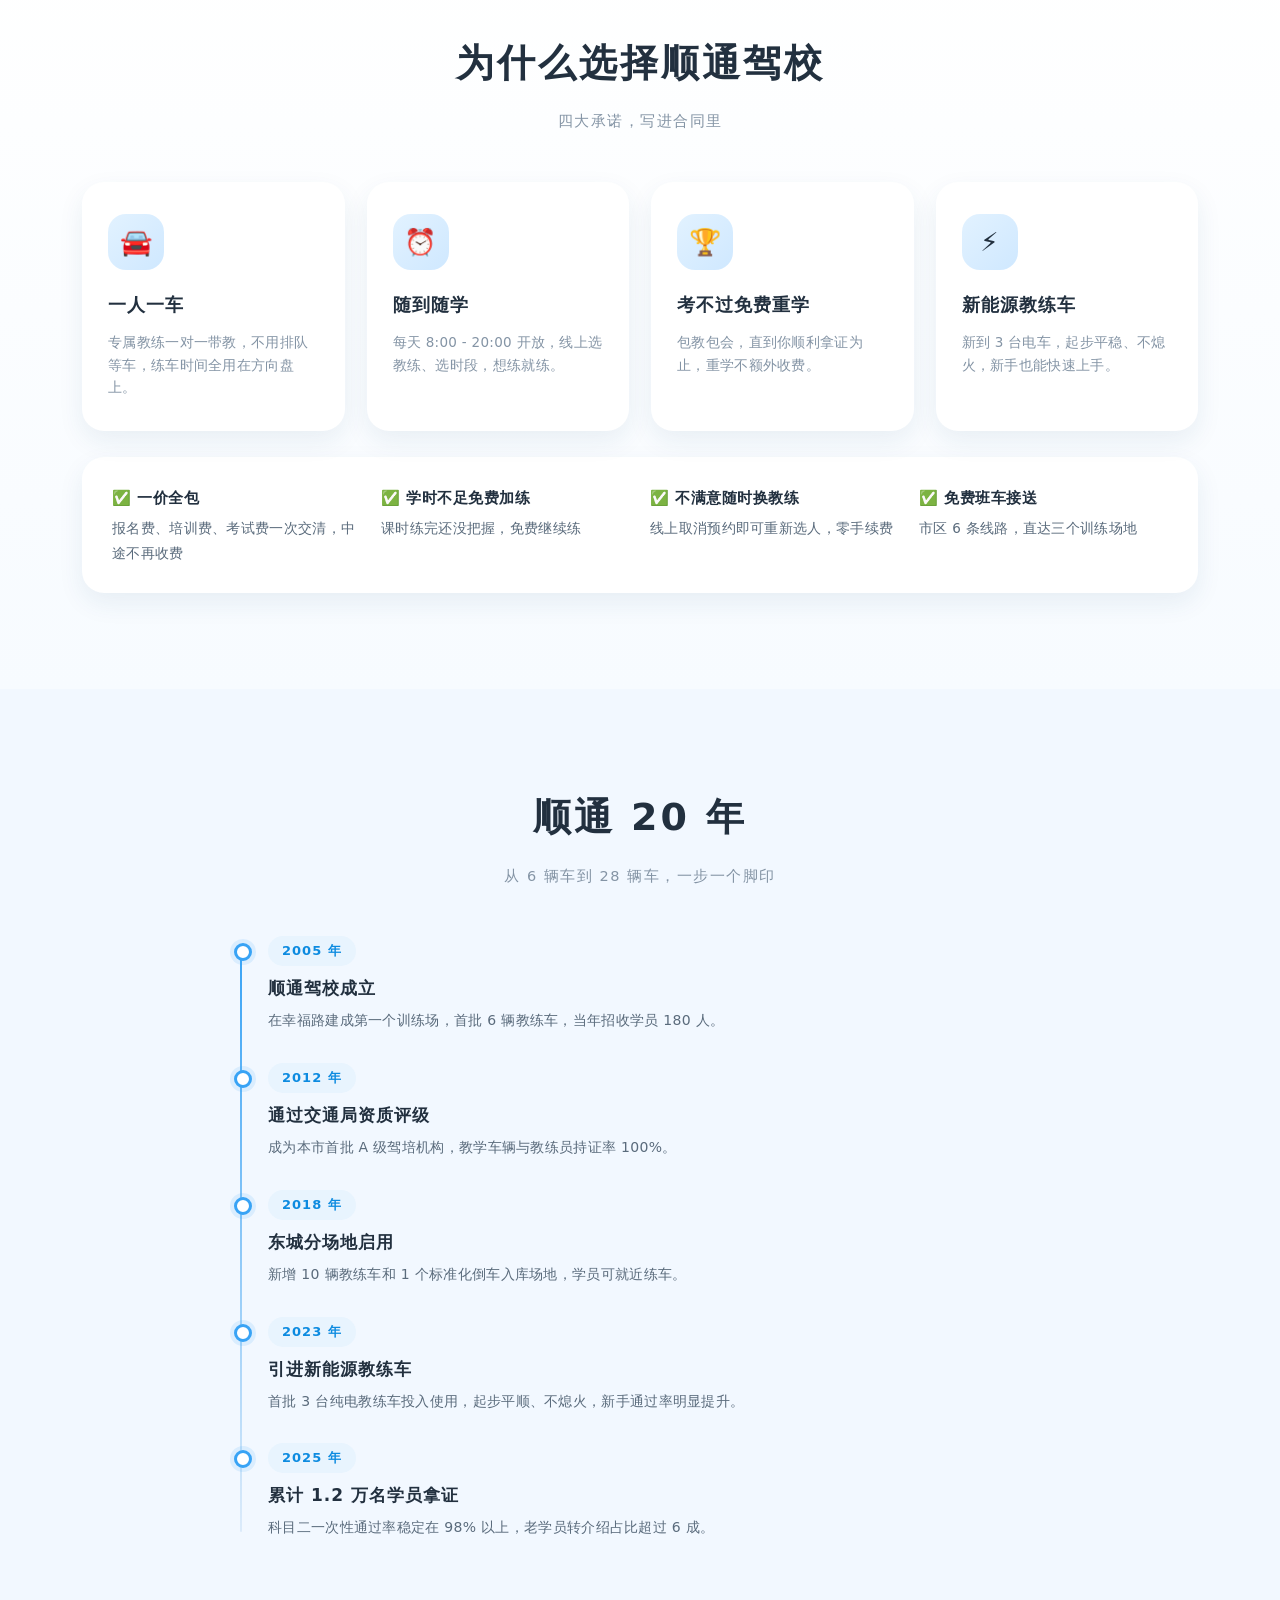
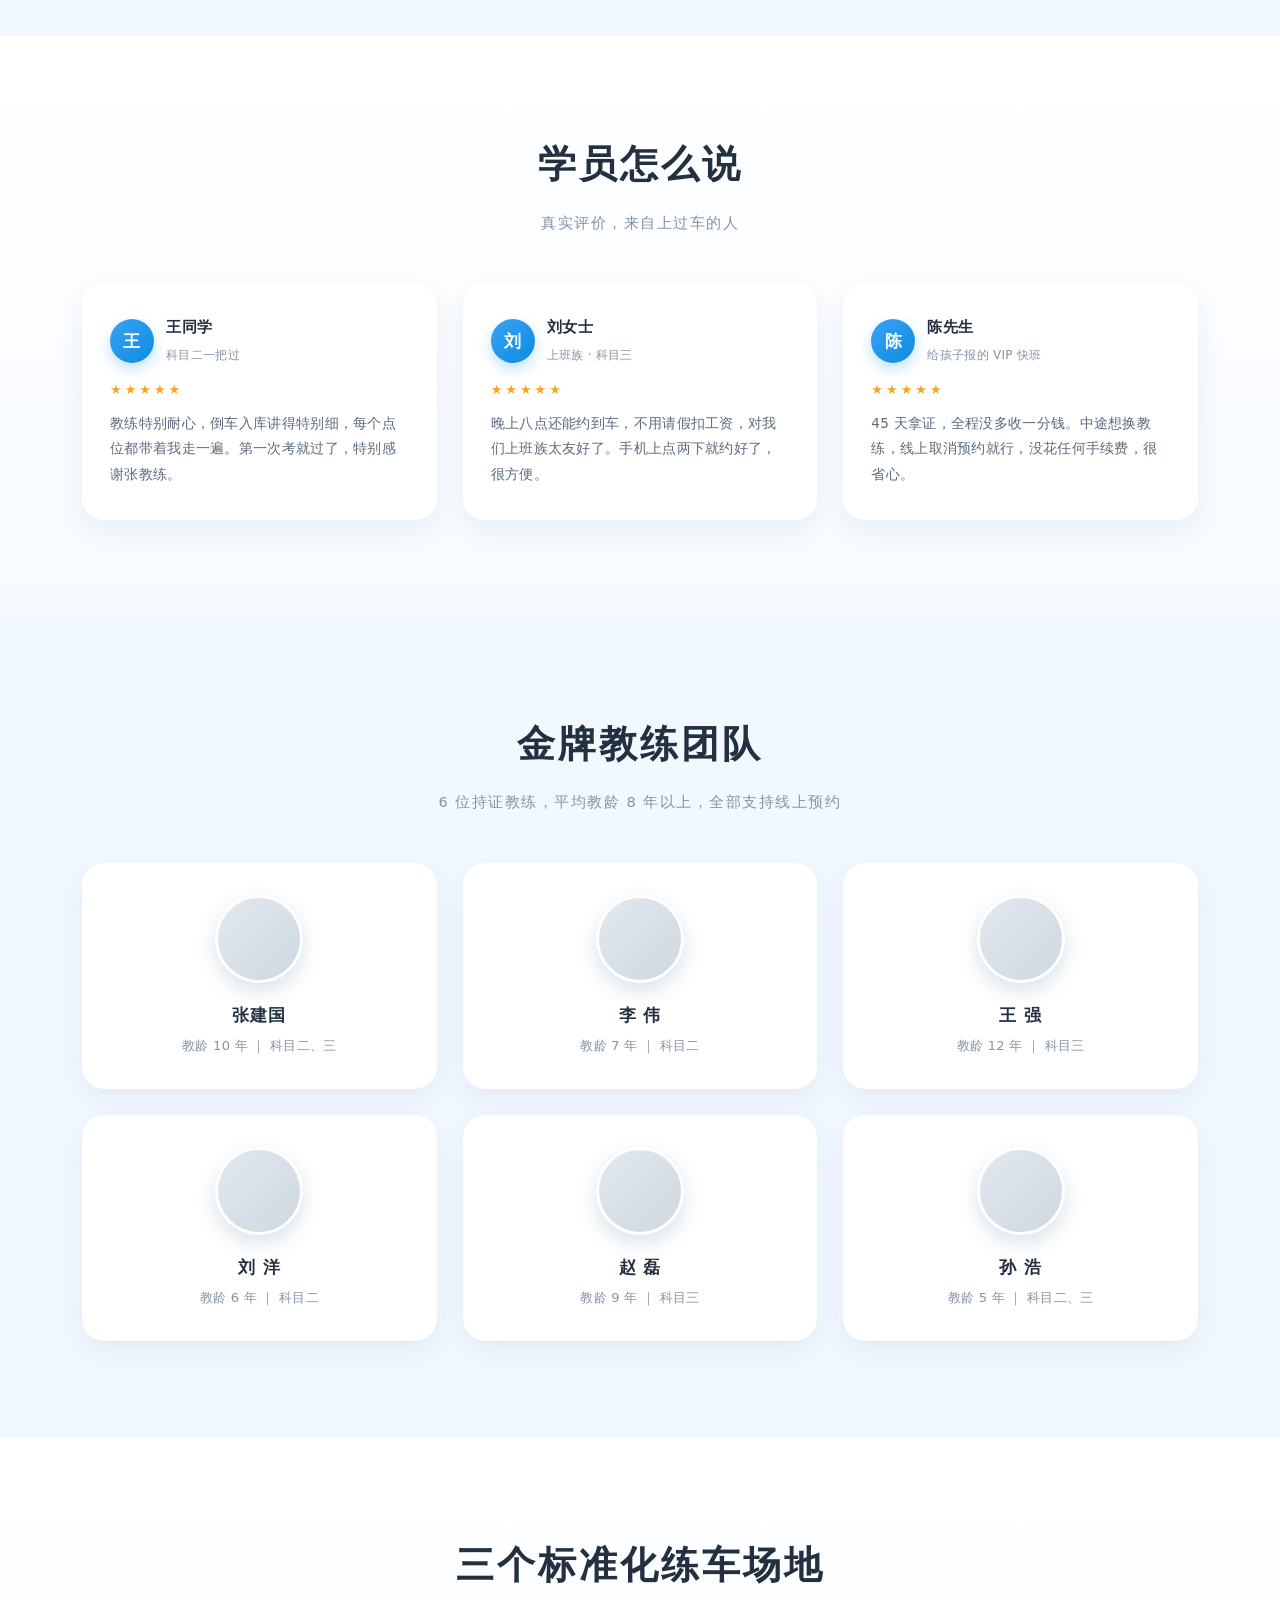
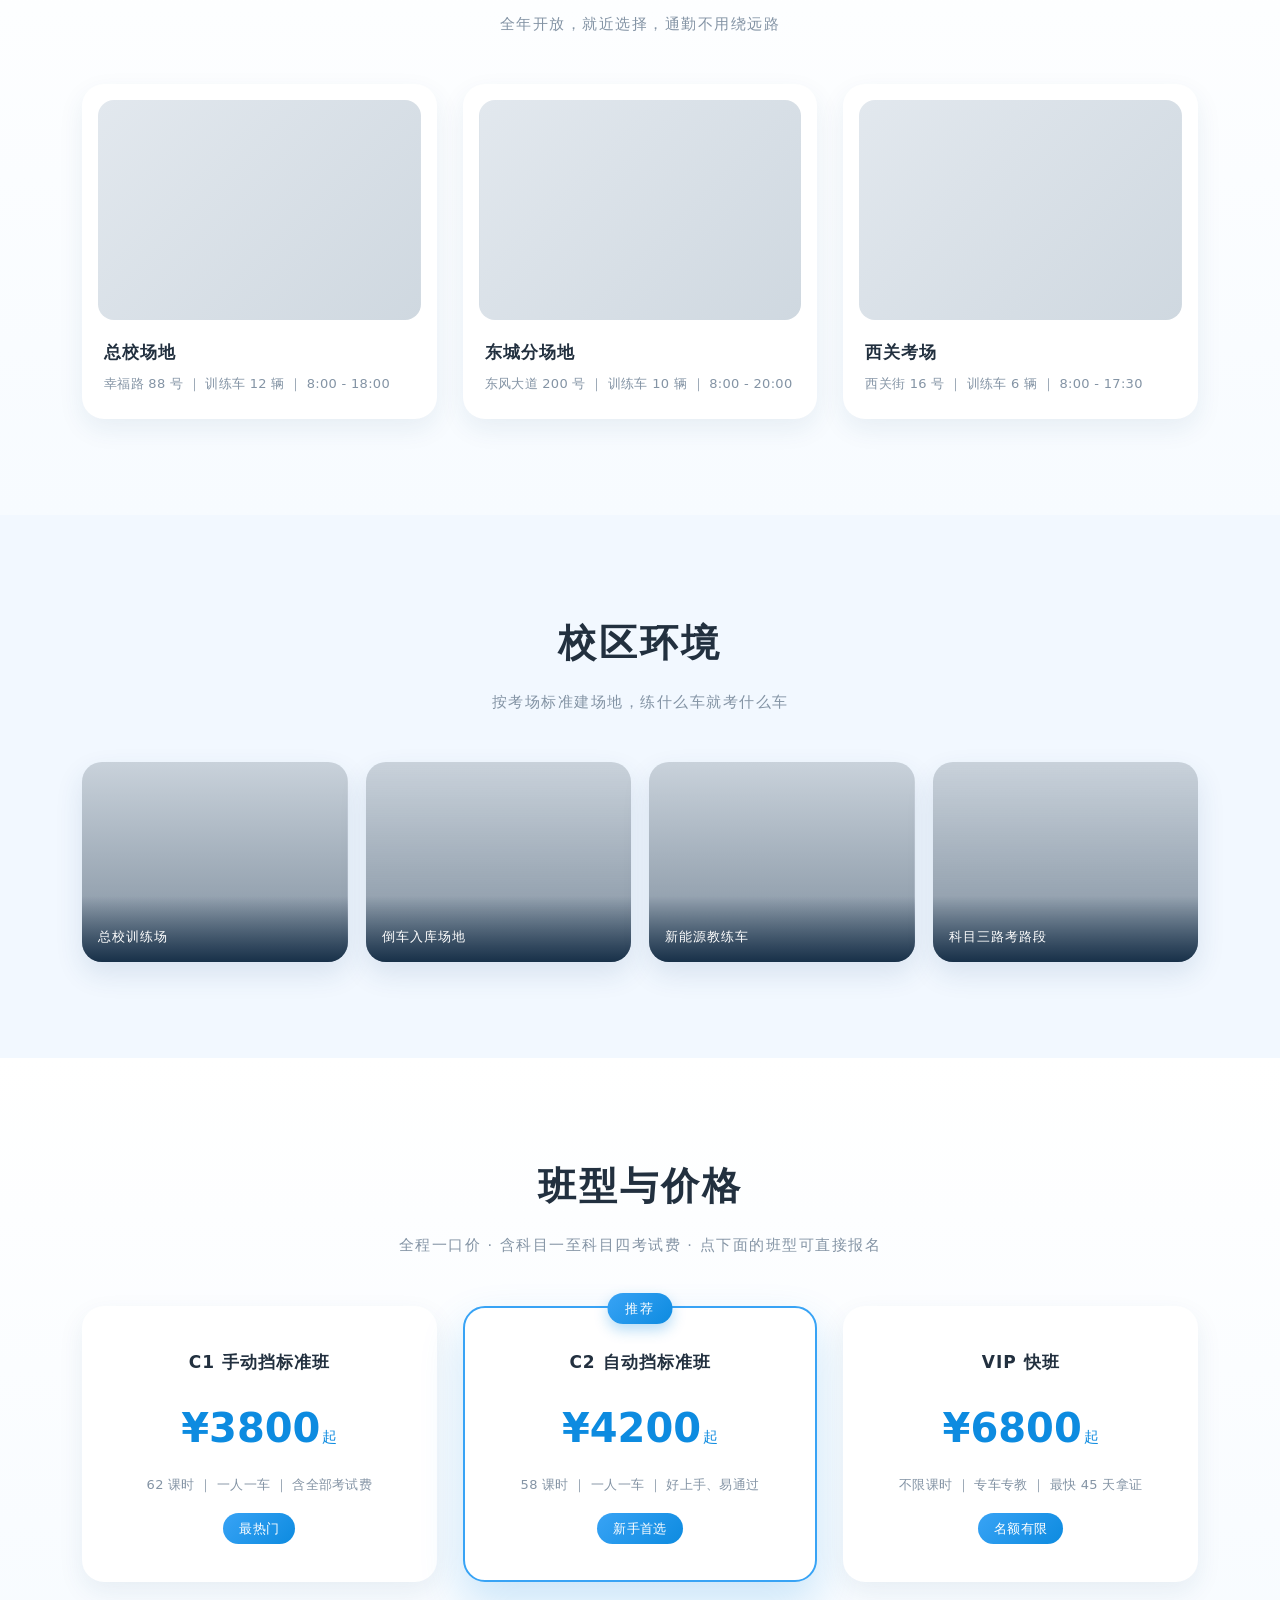
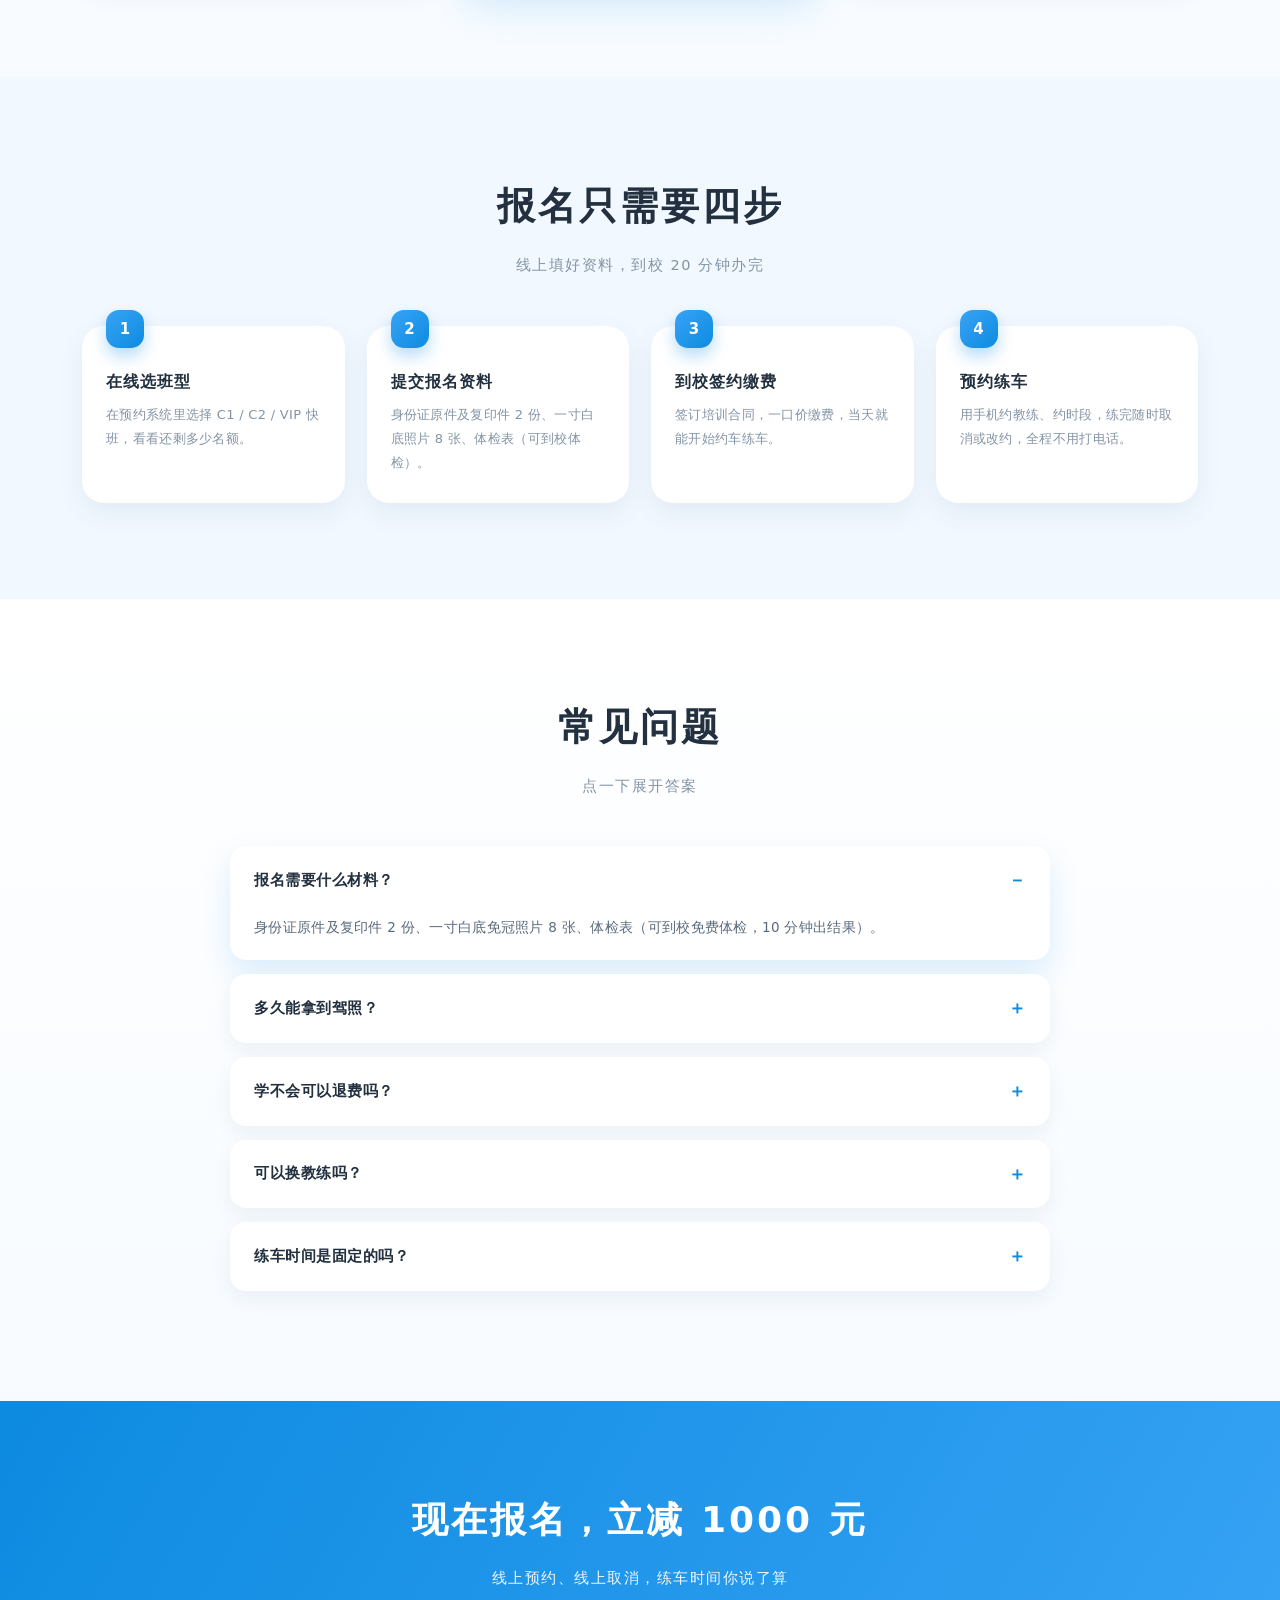
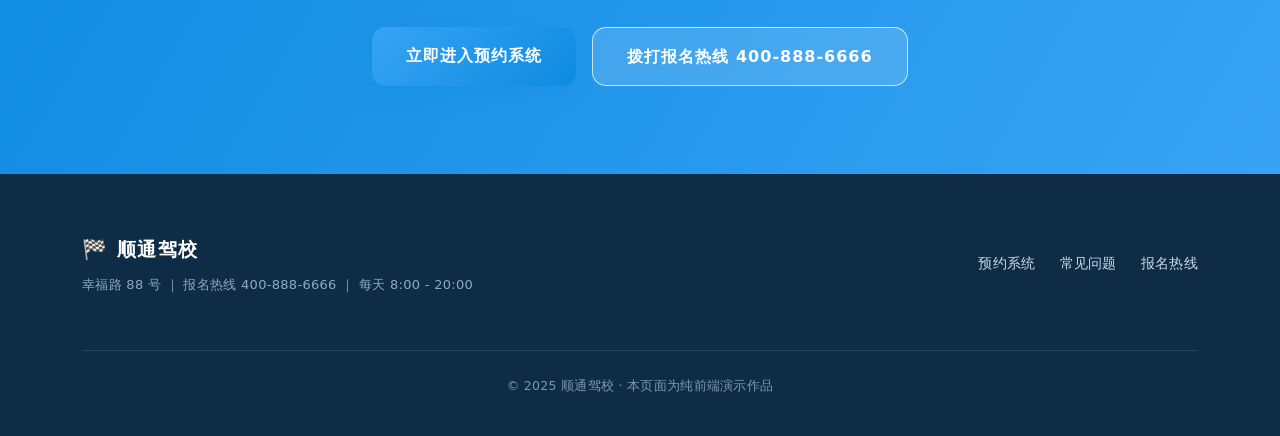
<file: intro.html>
<!DOCTYPE html>
<html lang="zh-CN">
<head>
<meta charset="UTF-8">
<meta name="viewport" content="width=device-width,initial-scale=1">
<title>顺通驾校 · 20 年老牌驾校，一生一次的放心选择</title>
<meta name="theme-color" content="#38a3f5">
<link rel="stylesheet" href="style.css?v=5">
</head>
<body class="intro-body">

<!-- ============ 顶部导航（横屏宽版） ============ -->
<header class="i-nav">
  <div class="i-wrap i-nav-in">
    <div class="i-logo"><span>🏁</span>顺通驾校</div>
    <nav class="i-links">
      <a href="#about">驾校简介</a>
      <a href="#why">选择理由</a>
      <a href="#history">办学历程</a>
      <a href="#coach">金牌教练</a>
      <a href="#field">练车场地</a>
      <a href="#price">班型价格</a>
    </nav>
    <a class="i-btn" href="index.html">进入预约系统</a>
  </div>
</header>

<!-- ============ 首屏大 Banner ============ -->
<section class="i-hero">
  <div class="i-wrap i-hero-in">
    <p class="i-tag">🏁 20 年老牌驾校 · 学员口碑之选</p>
    <h1>顺通驾校</h1>
    <p class="i-sub">一人一车 · 随到随学 · 考不过免费重学 · 最快 45 天拿证</p>

    <div class="i-hero-btns">
      <a class="i-btn big" href="index.html">进入预约系统</a>
      <a class="i-btn ghost big" href="#price">查看班型价格</a>
    </div>

    <div class="i-stats">
      <div><b>20<small>年</small></b><span>办学经验</span></div>
      <div><b>98<small>%</small></b><span>科目二通过率</span></div>
      <div><b>1.2<small>万</small></b><span>学员顺利拿证</span></div>
      <div><b>28<small>辆</small></b><span>训练车辆</span></div>
    </div>
  </div>
  <div class="i-scroll">向下滑动，了解更多 ▾</div>
</section>

<!-- ============ 驾校简介 ============ -->
<section class="i-sec" id="about">
  <div class="i-wrap i-about">
    <div class="i-about-text">
      <h2 class="i-h2">关于顺通驾校</h2>
      <p class="i-p">
        顺通驾校成立于 2005 年，位于幸福路 88 号，占地 3.2 万平方米，
        拥有 3 个标准化训练场地、28 辆全新教练车、6 位持证金牌教练。
        建校 20 年来，累计帮助 1.2 万名学员顺利拿证，科目二一次性通过率稳定在 98% 以上。
      </p>
      <p class="i-p">
        我们坚持「一人一车、一对一带教」，不拼车、不排队、不催单；
        全程一口价，不收任何额外费用。学车这件事，交给我们，你只管安心上路。
      </p>
      <p class="i-p">
        校内设有科目一理论教室、模拟驾驶实训室、学员休息区和免费停车场，
        训练场全部按考试标准划线；科二、科三配备与考场同型号的考试车，
        练什么车，考什么车，上车就是熟悉的感觉。
      </p>
      <div class="i-badges">
        <span class="i-badge">✅ 交通局备案正规驾校</span>
        <span class="i-badge">✅ 全程一口价，无隐形收费</span>
        <span class="i-badge">✅ 支持线上预约、线上取消</span>
        <span class="i-badge">✅ 学员学车意外险</span>
      </div>
    </div>
    <div class="i-about-pic"></div>
  </div>
</section>

<!-- ============ 选择理由 + 服务承诺 ============ -->
<section class="i-sec i-sec-alt" id="why">
  <div class="i-wrap">
    <h2 class="i-h2 center">为什么选择顺通驾校</h2>
    <p class="i-sub2 center">四大承诺，写进合同里</p>

    <div class="i-grid4">
      <div class="i-card">
        <div class="i-ico">🚘</div>
        <h3>一人一车</h3>
        <p>专属教练一对一带教，不用排队等车，练车时间全用在方向盘上。</p>
      </div>
      <div class="i-card">
        <div class="i-ico">⏰</div>
        <h3>随到随学</h3>
        <p>每天 8:00 - 20:00 开放，线上选教练、选时段，想练就练。</p>
      </div>
      <div class="i-card">
        <div class="i-ico">🏆</div>
        <h3>考不过免费重学</h3>
        <p>包教包会，直到你顺利拿证为止，重学不额外收费。</p>
      </div>
      <div class="i-card">
        <div class="i-ico">⚡</div>
        <h3>新能源教练车</h3>
        <p>新到 3 台电车，起步平稳、不熄火，新手也能快速上手。</p>
      </div>
    </div>

    <div class="i-promise">
      <div><b>✅ 一价全包</b>报名费、培训费、考试费一次交清，中途不再收费</div>
      <div><b>✅ 学时不足免费加练</b>课时练完还没把握，免费继续练</div>
      <div><b>✅ 不满意随时换教练</b>线上取消预约即可重新选人，零手续费</div>
      <div><b>✅ 免费班车接送</b>市区 6 条线路，直达三个训练场地</div>
    </div>
  </div>
</section>

<!-- ============ 办学历程 ============ -->
<section class="i-sec" id="history">
  <div class="i-wrap">
    <h2 class="i-h2 center">顺通 20 年</h2>
    <p class="i-sub2 center">从 6 辆车到 28 辆车，一步一个脚印</p>

    <div class="i-flow-wrap">
      <div class="i-flow">
        <div class="i-flow-item">
          <span class="i-year">2005 年</span>
          <h4>顺通驾校成立</h4>
          <p>在幸福路建成第一个训练场，首批 6 辆教练车，当年招收学员 180 人。</p>
        </div>
        <div class="i-flow-item">
          <span class="i-year">2012 年</span>
          <h4>通过交通局资质评级</h4>
          <p>成为本市首批 A 级驾培机构，教学车辆与教练员持证率 100%。</p>
        </div>
        <div class="i-flow-item">
          <span class="i-year">2018 年</span>
          <h4>东城分场地启用</h4>
          <p>新增 10 辆教练车和 1 个标准化倒车入库场地，学员可就近练车。</p>
        </div>
        <div class="i-flow-item">
          <span class="i-year">2023 年</span>
          <h4>引进新能源教练车</h4>
          <p>首批 3 台纯电教练车投入使用，起步平顺、不熄火，新手通过率明显提升。</p>
        </div>
        <div class="i-flow-item">
          <span class="i-year">2025 年</span>
          <h4>累计 1.2 万名学员拿证</h4>
          <p>科目二一次性通过率稳定在 98% 以上，老学员转介绍占比超过 6 成。</p>
        </div>
      </div>
    </div>
  </div>
</section>

<!-- ============ 学员评价 ============ -->
<section class="i-sec i-sec-alt">
  <div class="i-wrap">
    <h2 class="i-h2 center">学员怎么说</h2>
    <p class="i-sub2 center">真实评价，来自上过车的人</p>

    <div class="i-grid3">
      <div class="i-say">
        <div class="i-say-head">
          <div class="i-face">王</div>
          <div>
            <h4>王同学</h4>
            <span>科目二一把过</span>
          </div>
        </div>
        <div class="i-stars">★★★★★</div>
        <p>教练特别耐心，倒车入库讲得特别细，每个点位都带着我走一遍。第一次考就过了，特别感谢张教练。</p>
      </div>

      <div class="i-say">
        <div class="i-say-head">
          <div class="i-face">刘</div>
          <div>
            <h4>刘女士</h4>
            <span>上班族 · 科目三</span>
          </div>
        </div>
        <div class="i-stars">★★★★★</div>
        <p>晚上八点还能约到车，不用请假扣工资，对我们上班族太友好了。手机上点两下就约好了，很方便。</p>
      </div>

      <div class="i-say">
        <div class="i-say-head">
          <div class="i-face">陈</div>
          <div>
            <h4>陈先生</h4>
            <span>给孩子报的 VIP 快班</span>
          </div>
        </div>
        <div class="i-stars">★★★★★</div>
        <p>45 天拿证，全程没多收一分钱。中途想换教练，线上取消预约就行，没花任何手续费，很省心。</p>
      </div>
    </div>
  </div>
</section>

<!-- ============ 金牌教练 ============ -->
<section class="i-sec" id="coach">
  <div class="i-wrap">
    <h2 class="i-h2 center">金牌教练团队</h2>
    <p class="i-sub2 center">6 位持证教练，平均教龄 8 年以上，全部支持线上预约</p>

    <div class="i-grid3">
      <div class="i-coach"><div class="photo avatar-1"></div><h4>张建国</h4><p>教龄 10 年 ｜ 科目二、三</p></div>
      <div class="i-coach"><div class="photo avatar-2"></div><h4>李 伟</h4><p>教龄 7 年 ｜ 科目二</p></div>
      <div class="i-coach"><div class="photo avatar-3"></div><h4>王 强</h4><p>教龄 12 年 ｜ 科目三</p></div>
      <div class="i-coach"><div class="photo avatar-4"></div><h4>刘 洋</h4><p>教龄 6 年 ｜ 科目二</p></div>
      <div class="i-coach"><div class="photo avatar-5"></div><h4>赵 磊</h4><p>教龄 9 年 ｜ 科目三</p></div>
      <div class="i-coach"><div class="photo avatar-6"></div><h4>孙 浩</h4><p>教龄 5 年 ｜ 科目二、三</p></div>
    </div>
  </div>
</section>

<!-- ============ 练车场地 ============ -->
<section class="i-sec i-sec-alt" id="field">
  <div class="i-wrap">
    <h2 class="i-h2 center">三个标准化练车场地</h2>
    <p class="i-sub2 center">全年开放，就近选择，通勤不用绕远路</p>

    <div class="i-grid3">
      <div class="i-field">
        <div class="banner field-1"></div>
        <h4>总校场地</h4>
        <p>幸福路 88 号 ｜ 训练车 12 辆 ｜ 8:00 - 18:00</p>
      </div>
      <div class="i-field">
        <div class="banner field-2"></div>
        <h4>东城分场地</h4>
        <p>东风大道 200 号 ｜ 训练车 10 辆 ｜ 8:00 - 20:00</p>
      </div>
      <div class="i-field">
        <div class="banner field-3"></div>
        <h4>西关考场</h4>
        <p>西关街 16 号 ｜ 训练车 6 辆 ｜ 8:00 - 17:30</p>
      </div>
    </div>
  </div>
</section>

<!-- ============ 校区环境 ============ -->
<section class="i-sec">
  <div class="i-wrap">
    <h2 class="i-h2 center">校区环境</h2>
    <p class="i-sub2 center">按考场标准建场地，练什么车就考什么车</p>

    <div class="i-gal">
      <div class="i-gal-item i-gal-1"><span>总校训练场</span></div>
      <div class="i-gal-item i-gal-2"><span>倒车入库场地</span></div>
      <div class="i-gal-item i-gal-3"><span>新能源教练车</span></div>
      <div class="i-gal-item i-gal-4"><span>科目三路考路段</span></div>
    </div>
  </div>
</section>

<!-- ============ 班型价格 ============ -->
<section class="i-sec i-sec-alt" id="price">
  <div class="i-wrap">
    <h2 class="i-h2 center">班型与价格</h2>
    <p class="i-sub2 center">全程一口价 · 含科目一至科目四考试费 · 点下面的班型可直接报名</p>

    <div class="i-grid3">
      <a class="i-plan" href="signup.html">
        <h3>C1 手动挡标准班</h3>
        <div class="i-price">¥3800<small>起</small></div>
        <p>62 课时 ｜ 一人一车 ｜ 含全部考试费</p>
        <span class="i-badge solid">最热门</span>
      </a>
      <a class="i-plan i-plan-hot" href="signup.html">
        <em class="i-hot">推荐</em>
        <h3>C2 自动挡标准班</h3>
        <div class="i-price">¥4200<small>起</small></div>
        <p>58 课时 ｜ 一人一车 ｜ 好上手、易通过</p>
        <span class="i-badge solid">新手首选</span>
      </a>
      <a class="i-plan" href="signup.html">
        <h3>VIP 快班</h3>
        <div class="i-price">¥6800<small>起</small></div>
        <p>不限课时 ｜ 专车专教 ｜ 最快 45 天拿证</p>
        <span class="i-badge solid">名额有限</span>
      </a>
    </div>
  </div>
</section>

<!-- ============ 报名流程 ============ -->
<section class="i-sec">
  <div class="i-wrap">
    <h2 class="i-h2 center">报名只需要四步</h2>
    <p class="i-sub2 center">线上填好资料，到校 20 分钟办完</p>

    <div class="i-steps">
      <div class="i-step">
        <b>1</b>
        <h4>在线选班型</h4>
        <p>在预约系统里选择 C1 / C2 / VIP 快班，看看还剩多少名额。</p>
      </div>
      <div class="i-step">
        <b>2</b>
        <h4>提交报名资料</h4>
        <p>身份证原件及复印件 2 份、一寸白底照片 8 张、体检表（可到校体检）。</p>
      </div>
      <div class="i-step">
        <b>3</b>
        <h4>到校签约缴费</h4>
        <p>签订培训合同，一口价缴费，当天就能开始约车练车。</p>
      </div>
      <div class="i-step">
        <b>4</b>
        <h4>预约练车</h4>
        <p>用手机约教练、约时段，练完随时取消或改约，全程不用打电话。</p>
      </div>
    </div>
  </div>
</section>

<!-- ============ 常见问题 ============ -->
<section class="i-sec i-sec-alt" id="faq">
  <div class="i-wrap">
    <h2 class="i-h2 center">常见问题</h2>
    <p class="i-sub2 center">点一下展开答案</p>

    <div class="i-faq">
      <details open>
        <summary>报名需要什么材料？</summary>
        <p>身份证原件及复印件 2 份、一寸白底免冠照片 8 张、体检表（可到校免费体检，10 分钟出结果）。</p>
      </details>
      <details>
        <summary>多久能拿到驾照？</summary>
        <p>普通班一般 60 - 75 天，VIP 快班最快 45 天。具体看个人练车频率，每天都能来练的话会更快。</p>
      </details>
      <details>
        <summary>学不会可以退费吗？</summary>
        <p>科目一未通过可申请全额退费（已产生的考试费除外）；已开始的培训按合同约定的进度结算。</p>
      </details>
      <details>
        <summary>可以换教练吗？</summary>
        <p>可以。在「我的」页面取消预约后重新选择教练即可，全程不收取任何费用。</p>
      </details>
      <details>
        <summary>练车时间是固定的吗？</summary>
        <p>不固定。每天 8:00 - 20:00 之间自由预约，上午 / 下午 / 晚上三个时段任选，晚上练车需提前一天预约。</p>
      </details>
    </div>
  </div>
</section>

<!-- ============ 底部行动号召 ============ -->
<section class="i-cta">
  <div class="i-wrap">
    <h2>现在报名，立减 1000 元</h2>
    <p>线上预约、线上取消，练车时间你说了算</p>
    <div class="i-hero-btns center">
      <a class="i-btn big" href="index.html">立即进入预约系统</a>
      <a class="i-btn ghost big" href="tel:4008886666">拨打报名热线 400-888-6666</a>
    </div>
  </div>
</section>

<!-- ============ 页脚 ============ -->
<footer class="i-foot">
  <div class="i-wrap i-foot-in">
    <div>
      <div class="i-logo light"><span>🏁</span>顺通驾校</div>
      <p>幸福路 88 号 ｜ 报名热线 400-888-6666 ｜ 每天 8:00 - 20:00</p>
    </div>
    <div class="i-foot-links">
      <a href="index.html">预约系统</a>
      <a href="#faq">常见问题</a>
      <a href="tel:4008886666">报名热线</a>
    </div>
    <p class="i-copy">© 2025 顺通驾校 · 本页面为纯前端演示作品</p>
  </div>
</footer>

<script>
// 导航平滑滚动（只是一行滚动效果，不影响小程序本身的逻辑）
document.querySelectorAll('.i-links a').forEach(function (a) {
  a.addEventListener('click', function (e) {
    var t = document.querySelector(a.getAttribute('href'));
    if (t) { e.preventDefault(); t.scrollIntoView({ behavior: 'smooth' }); }
  });
});
</script>
</body>
</html>
</file>
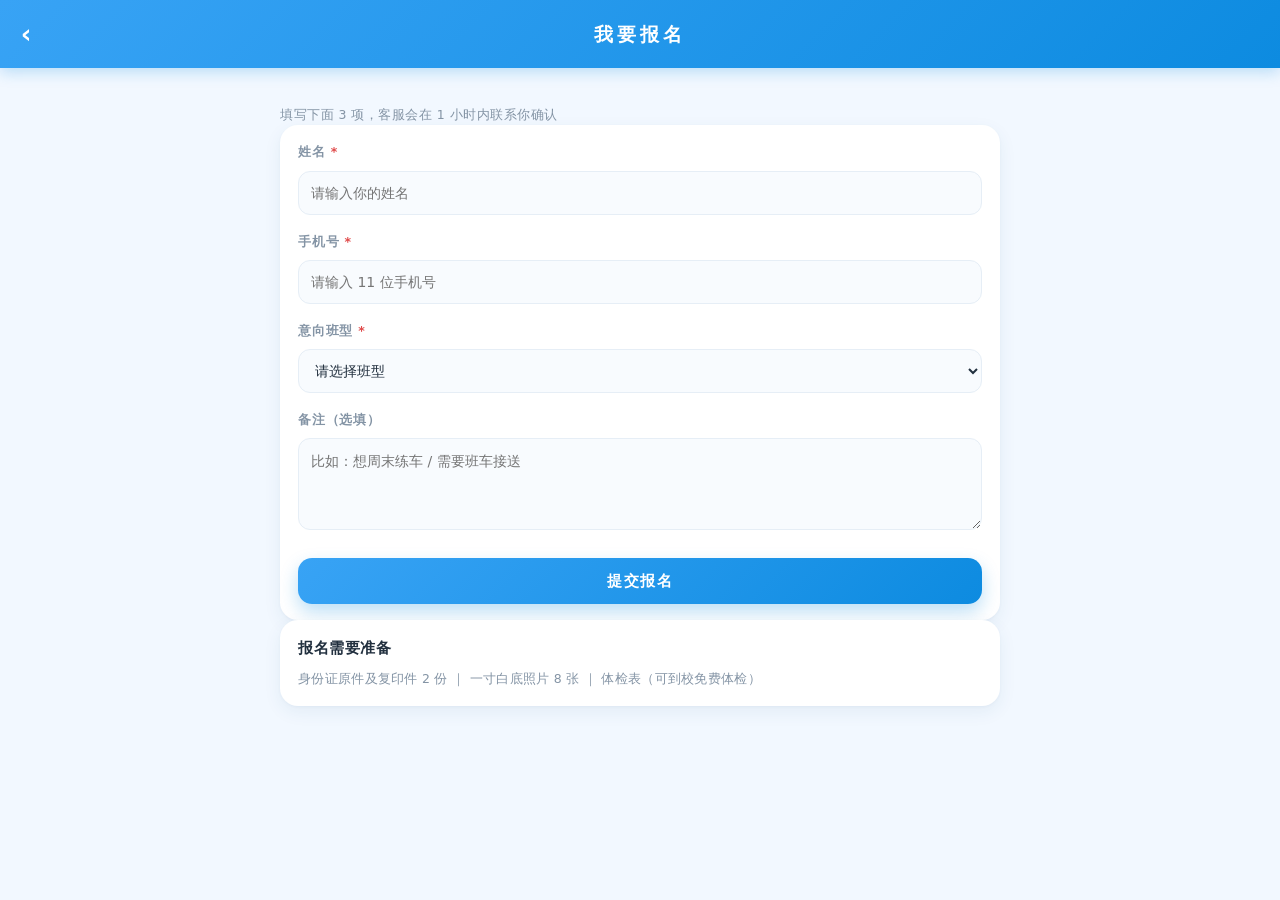
<file: signup.html>
<!DOCTYPE html>
<html lang="zh-CN">
<head>
<meta charset="UTF-8">
<meta name="viewport" content="width=device-width,initial-scale=1">
<title>顺通驾校 · 我要报名</title>
<meta name="theme-color" content="#38a3f5">

<!-- ===================================================================
     兜底样式（故意放在 style.css 之前）
     作用：万一 style.css 因为缓存 / 路径 / 网络原因没加载出来，
     这个页面依然有排版、能看到表单、能点能提交，绝不会白屏。
     正常加载时，下面的 style.css 会把这些规则全部覆盖掉。
     =================================================================== -->
<style>
body{margin:0;background:#f2f8ff;color:#22303f;font-family:"Microsoft YaHei","PingFang SC",Arial,sans-serif;line-height:1.7}
.phone{background:#f6fafe}
.topbar{background:#0d8be0;color:#fff;text-align:center}
.content{padding:18px 16px}
.card{background:#fff;border-radius:14px;padding:16px 18px;margin-bottom:14px}
label{display:block;margin:14px 0 6px;font-size:13px;color:#8494a5}
input,select,textarea{width:100%;box-sizing:border-box;height:42px;padding:0 12px;border:1px solid #dbe7f3;border-radius:10px;font-family:inherit;font-size:14px}
textarea{height:90px;padding:10px 12px}
.btn{display:block;width:100%;box-sizing:border-box;height:44px;margin-top:18px;border:0;border-radius:12px;background:#0d8be0;color:#fff;font-size:15px;font-weight:600;line-height:44px;text-align:center;text-decoration:none;cursor:pointer}
.hidden{display:none!important}
.tip{font-size:13px;color:#8494a5}
.done-box{text-align:center;padding:20px}
</style>

<link rel="stylesheet" href="style.css?v=5">
</head>
<body>

<div class="phone">
  <header class="topbar"><a class="back" href="index.html">‹</a>我要报名</header>

  <main class="content content-full">

    <!-- ============ 视图一：报名表单 ============ -->
    <section id="view-form">
      <p class="tip">填写下面 3 项，客服会在 1 小时内联系你确认</p>

      <div class="card">
        <label>姓名 <i>*</i></label>
        <input type="text" id="s-name" placeholder="请输入你的姓名" maxlength="20">

        <label>手机号 <i>*</i></label>
        <input type="tel" id="s-phone" placeholder="请输入 11 位手机号" maxlength="11">

        <label>意向班型 <i>*</i></label>
        <select id="s-plan">
          <option value="">请选择班型</option>
          <option value="C1 手动挡">C1 手动挡 ¥3800 起</option>
          <option value="C2 自动挡">C2 自动挡 ¥4200 起</option>
        </select>

        <label>备注（选填）</label>
        <textarea id="s-remark" rows="3" placeholder="比如：想周末练车 / 需要班车接送"></textarea>

        <button class="btn" id="btn-submit" type="button">提交报名</button>
      </div>

      <div class="card">
        <h4>报名需要准备</h4>
        <p>身份证原件及复印件 2 份 ｜ 一寸白底照片 8 张 ｜ 体检表（可到校免费体检）</p>
      </div>
    </section>

    <!-- ============ 视图二：报名成功 ============ -->
    <section id="view-done" class="hidden">
      <div class="done-box">
        <div class="done-ico">✅</div>
        <h2>报名成功</h2>
        <p>客服将在 1 小时内与你联系，请保持手机畅通</p>
      </div>

      <div class="card signup-sum">
        <h4>报名信息概要</h4>
        <div class="row"><span class="row-t">姓名</span><span class="row-v" id="d-name"></span></div>
        <div class="row"><span class="row-t">手机号</span><span class="row-v" id="d-phone"></span></div>
        <div class="row"><span class="row-t">意向班型</span><span class="row-v" id="d-plan"></span></div>
        <div class="row"><span class="row-t">备注</span><span class="row-v" id="d-remark"></span></div>
        <div class="row"><span class="row-t">提交时间</span><span class="row-v" id="d-time"></span></div>
      </div>

      <a class="btn" href="index.html#mine">查看我的报名</a>
      <a class="btn btn-ghost" href="index.html">返回首页</a>
    </section>

  </main>

  <!-- 提示条（和首页同一套样式） -->
  <div id="toast" class="toast"></div>
</div>

<script>
/* ===================================================================
   「我要报名」模块：纯前端 + LocalStorage，不依赖任何框架
   所有本地存储读写都做了安全兜底，任何异常都不会让页面崩溃
   =================================================================== */
var SIGNUP_KEY = 'signups';

/* ---------- 安全工具 ---------- */
function $(id) { return document.getElementById(id); }              // 取不到就返回 null

function val(id) {                                                  // 取输入框的值，取不到给空串
  var el = $(id);
  return el && typeof el.value === 'string' ? el.value.trim() : '';
}

function readSignups() {                                            // 安全读取报名列表
  try {
    var raw = localStorage.getItem(SIGNUP_KEY);
    var data = raw ? JSON.parse(raw) : [];                          // JSON.parse(...) || []
    return Array.isArray(data) ? data : [];                         // 不是数组也兜底成空数组
  } catch (e) {
    return [];                                                      // 存储被禁用 / 数据损坏 → 空数组
  }
}

function saveSignups(list) {                                        // 安全写入，写不进去也不报错
  try {
    localStorage.setItem(SIGNUP_KEY, JSON.stringify(list));
  } catch (e) { /* 隐私模式 / 存储已满：忽略即可 */ }
}

/* ---------- 提示条 ---------- */
var tipTimer;
function showToast(msg) {
  var t = $('toast');
  if (!t) { return; }
  t.textContent = msg;
  t.classList.remove('show');
  void t.offsetWidth;                                               // 强制重排，让动画能重复播放
  t.classList.add('show');
  clearTimeout(tipTimer);
  tipTimer = setTimeout(function () { t.classList.remove('show'); }, 1900);
}

/* ---------- 时间格式：2025-06-12 15:30 ---------- */
function nowText() {
  var d = new Date();
  var p = function (n) { return n < 10 ? '0' + n : n; };
  return d.getFullYear() + '-' + p(d.getMonth() + 1) + '-' + p(d.getDate()) +
         ' ' + p(d.getHours()) + ':' + p(d.getMinutes());
}

/* ---------- 提交报名：先判断非空，再存本地 ---------- */
function submitSignup() {
  try {
    var name = val('s-name');
    var phone = val('s-phone');
    var plan = val('s-plan');
    var remark = val('s-remark') || '无';

    if (!name) { showToast('请填写姓名'); return; }
    if (!phone) { showToast('请填写手机号'); return; }
    if (!/^1\d{10}$/.test(phone)) { showToast('手机号请填 11 位数字'); return; }
    if (!plan) { showToast('请选择意向班型'); return; }

    var one = {
      name: name,
      phone: phone,
      plan: plan,
      remark: remark,
      time: nowText(),
      status: '待联系'
    };

    var list = readSignups();                                      // ← 安全读取，永不抛错
    list.push(one);
    saveSignups(list);

    fillDone(one);                                                 // 把信息填到成功页

    var formView = $('view-form');
    var doneView = $('view-done');
    if (formView && doneView) {
      formView.classList.add('hidden');
      doneView.classList.remove('hidden');
    }
    window.scrollTo(0, 0);
    showToast('报名成功');
  } catch (e) {
    showToast('提交失败，请刷新页面重试');                          // 兜底：任何异常都给用户提示
  }
}

/* ---------- 报名成功页：显示信息概要 ---------- */
function fillDone(o) {
  var map = {
    'd-name': o.name,
    'd-phone': o.phone,
    'd-plan': o.plan,
    'd-remark': o.remark,
    'd-time': o.time
  };
  for (var id in map) {
    var el = $(id);
    if (el) { el.textContent = map[id] || ''; }
  }
}

/* ---------- 绑定按钮（不写在 HTML 里，避免任何加载顺序问题） ---------- */
(function init() {
  var btn = $('btn-submit');
  if (btn) { btn.addEventListener('click', submitSignup); }

  // 兜底：万一 URL 带了 ?done=1，直接展示成功页（方便单独调试这个视图）
  try {
    if (location.search.indexOf('done=1') > -1) {
      var f = $('view-form'), d = $('view-done');
      if (f && d) { f.classList.add('hidden'); d.classList.remove('hidden'); }
    }
  } catch (e) { /* 忽略 */ }
})();
</script>
</body>
</html>
</file>
<file: style.css>
/* ===================================================================
   顺通驾校 · 全站样式（天蓝色主题）
   只改样式，不动 HTML 结构
   =================================================================== */

/* ---------- 1. 全局：字体 / 配色 / 排版 ---------- */
/* 主色调（想换色只改这几行即可）：
   天蓝主色 #38a3f5，深天蓝 #0d8be0，浅天蓝底 #e8f4fe */
:root {
  --blue: #38a3f5;
  --blue-deep: #0d8be0;
  --blue-soft: #e8f4fe;
  --text: #22303f;
  --text-sub: #8494a5;
  --line: #e6eef6;
}

* { margin: 0; padding: 0; box-sizing: border-box; }

body {
  /* 非默认字体：优先使用系统里好看的中文字体 */
  font-family: "PingFang SC", "HarmonyOS Sans SC", "Microsoft YaHei UI",
               "Microsoft YaHei", "Hiragino Sans GB", system-ui, sans-serif;
  font-size: 14px;
  line-height: 1.7;          /* 行高放松，文字不挤 */
  letter-spacing: 0.3px;     /* 字间距微调，更精致 */
  color: var(--text);
  background: linear-gradient(160deg, #eaf5ff 0%, #dfeeff 100%);
  -webkit-font-smoothing: antialiased;
}

h1, h2, h3, h4 { letter-spacing: 0.5px; font-weight: 600; }

/* ---------- 2. 手机外框 ---------- */
.phone {
  position: relative;
  width: 375px;
  height: 700px;
  margin: 28px auto;
  background: #f6fafe;
  border-radius: 28px;                       /* 大圆角 */
  overflow: hidden;
  box-shadow: 0 18px 40px rgba(13, 139, 224, .18),
              0 2px 8px rgba(13, 139, 224, .08);
}

/* ---------- 3. 顶部标题栏：天蓝渐变 ---------- */
.topbar {
  position: relative;
  height: 56px;
  line-height: 56px;
  text-align: center;
  font-size: 17px;
  font-weight: 600;
  color: #fff;
  letter-spacing: 2px;
  background: linear-gradient(135deg, var(--blue) 0%, var(--blue-deep) 100%);
  box-shadow: 0 4px 14px rgba(13, 139, 224, .25);
}

/* 返回按钮 */
.back {
  position: absolute;
  left: 6px;
  top: 0;
  width: 44px;
  height: 56px;
  border: 0;
  background: none;
  color: #fff;
  font-size: 26px;
  line-height: 56px;
  text-align: center;
  text-decoration: none;
  cursor: pointer;
  border-radius: 50%;
  transition: background .2s;
}
.back:hover { background: rgba(255, 255, 255, .18); }

/* ---------- 4. 内容区 ---------- */
.content {
  height: calc(100% - 56px - 56px);
  overflow-y: auto;
  padding: 18px 16px 24px;
}

.tip {
  font-size: 12.5px;
  color: var(--text-sub);
  letter-spacing: 0.5px;
  margin-bottom: 14px;
}

.list-title {
  font-size: 13.5px;
  font-weight: 600;
  color: var(--text);
  margin: 20px 0 12px;
  padding-left: 10px;
  border-left: 3px solid var(--blue);
  line-height: 1.2;
}

/* ---------- 5. 圆角卡片（通用） ---------- */
.card {
  background: #fff;
  border-radius: 18px;                                  /* 大圆角 */
  padding: 16px 18px;
  margin-bottom: 14px;
  box-shadow: 0 6px 18px rgba(31, 78, 121, .07),         /* 淡灰阴影 */
              0 1px 3px rgba(31, 78, 121, .04);
  transition: transform .2s, box-shadow .2s;
}
.card:hover {
  transform: translateY(-2px);
  box-shadow: 0 12px 26px rgba(31, 78, 121, .12);
}
.card h4 { font-size: 15px; margin-bottom: 6px; }
.card p { font-size: 12.5px; color: var(--text-sub); line-height: 1.8; }

/* ---------- 6. 首页大板块入口 ---------- */
.entry {
  display: flex;
  align-items: center;
  gap: 16px;
  background: #fff;
  border-radius: 20px;
  padding: 22px 20px;
  margin-bottom: 14px;
  cursor: pointer;
  box-shadow: 0 6px 18px rgba(31, 78, 121, .07),
              0 1px 3px rgba(31, 78, 121, .04);
  transition: transform .2s, box-shadow .2s, background .2s;
}
.entry:hover {
  transform: translateY(-3px);
  box-shadow: 0 14px 28px rgba(13, 139, 224, .16);
}
.entry:active { background: var(--blue-soft); }

.entry .icon {
  flex: 0 0 52px;
  width: 52px;
  height: 52px;
  line-height: 52px;
  text-align: center;
  font-size: 26px;
  border-radius: 16px;
  background: linear-gradient(135deg, #dff0ff 0%, #cfe8ff 100%);
}
.entry h3 { font-size: 16px; margin-bottom: 2px; }
.entry p { font-size: 12.5px; color: var(--text-sub); }

/* ---------- 7. 教练头像 / 场地照片占位（灰色） ---------- */
.item { display: flex; align-items: center; gap: 14px; }

.photo {
  width: 58px;
  height: 58px;
  flex: 0 0 58px;
  border-radius: 50%;
  background: linear-gradient(135deg, #e2e8ee 0%, #cfd8e0 100%);
  border: 2px solid #fff;
  box-shadow: 0 3px 8px rgba(31, 78, 121, .12);
}

.banner {
  height: 116px;
  border-radius: 14px;
  background: linear-gradient(135deg, #e2e8ee 0%, #cfd8e0 100%);
  margin-bottom: 12px;
}

/* ---------- 8. 表单控件 ---------- */
label {
  display: block;
  font-size: 12.5px;
  font-weight: 600;
  color: var(--text-sub);
  letter-spacing: 0.8px;
  margin: 16px 0 8px;
}
label:first-child { margin-top: 0; }

select, input[type="date"] {
  width: 100%;
  height: 44px;
  padding: 0 12px;
  font-family: inherit;
  font-size: 14px;
  color: var(--text);
  background: #f8fbfe;
  border: 1.5px solid var(--line);
  border-radius: 12px;
  outline: none;
  transition: border-color .2s, box-shadow .2s, background .2s;
}
select:focus, input[type="date"]:focus {
  background: #fff;
  border-color: var(--blue);
  box-shadow: 0 0 0 4px rgba(56, 163, 245, .15);
}

/* ---------- 9. 按钮：圆角 + 实色/渐变填充 ---------- */
.btn {
  width: 100%;
  height: 46px;
  margin-top: 20px;
  border: 0;
  border-radius: 14px;                     /* 圆角按钮 */
  font-family: inherit;
  font-size: 15px;
  font-weight: 600;
  letter-spacing: 1.5px;
  color: #fff;
  cursor: pointer;
  background: linear-gradient(135deg, var(--blue) 0%, var(--blue-deep) 100%);
  box-shadow: 0 8px 18px rgba(13, 139, 224, .28);
  transition: transform .15s, box-shadow .2s, filter .2s;
}
.btn:hover { filter: brightness(1.06); box-shadow: 0 10px 22px rgba(13, 139, 224, .34); }
.btn:active { transform: scale(.98); }

/* 小按钮（取消预约 / 确认接单） */
.btn.small {
  width: auto;
  height: 34px;
  margin-top: 12px;
  padding: 0 16px;
  font-size: 12.5px;
  letter-spacing: 0.5px;
  border-radius: 10px;
  background: #fff5f5;
  color: #e04a4a;
  border: 1.5px solid #ffdcdc;
  box-shadow: none;
}
.btn.small:hover { background: #ffecec; }

/* ---------- 10. 底部导航栏 ---------- */
.tabbar {
  position: absolute;
  bottom: 0;
  left: 0;
  width: 100%;
  height: 56px;
  display: flex;
  background: rgba(255, 255, 255, .96);
  backdrop-filter: blur(8px);
  border-top: 1px solid var(--line);
  box-shadow: 0 -4px 14px rgba(31, 78, 121, .06);
}
.tab {
  flex: 1;
  border: 0;
  background: none;
  font-family: inherit;
  font-size: 11.5px;
  letter-spacing: 0.5px;
  color: var(--text-sub);
  cursor: pointer;
  display: flex;
  flex-direction: column;
  align-items: center;
  justify-content: center;
  gap: 1px;
  transition: color .2s;
}
.tab span { font-size: 19px; line-height: 1; }
.tab.active {
  color: var(--blue-deep);
  font-weight: 600;
  background: linear-gradient(180deg, rgba(56,163,245,.10) 0%, rgba(56,163,245,0) 70%);
}

/* 页面切换 */
.page { display: none; height: 100%; }
.page.active { display: block; }

/* ===================================================================
   管理后台（admin.html）
   =================================================================== */
.wrap {
  max-width: 920px;
  margin: 32px auto;
  padding: 30px 32px 34px;
  background: #fff;
  border-radius: 24px;
  box-shadow: 0 18px 40px rgba(13, 139, 224, .14),
              0 2px 8px rgba(13, 139, 224, .06);
}
.admin-head h1 {
  font-size: 23px;
  color: var(--text);
  margin-bottom: 6px;
}
.admin-head h1::before {
  content: "";
  display: inline-block;
  width: 5px;
  height: 20px;
  margin-right: 12px;
  vertical-align: -3px;
  border-radius: 3px;
  background: linear-gradient(180deg, var(--blue) 0%, var(--blue-deep) 100%);
}
.admin-head p { font-size: 12.5px; color: var(--text-sub); margin-bottom: 24px; }

/* 统计卡片 */
.stats { display: flex; gap: 16px; flex-wrap: wrap; margin-bottom: 26px; }
.stat {
  flex: 1 1 150px;
  padding: 18px 16px;
  text-align: center;
  border-radius: 18px;
  background: linear-gradient(160deg, #f4faff 0%, #eaf5ff 100%);
  border: 1px solid #e2f0fd;
}
.stat .num {
  display: block;
  font-size: 27px;
  font-weight: 700;
  letter-spacing: 0;
  color: var(--blue-deep);
}
.stat .num.warn { color: #e59100; }
.stat .num.ok { color: #1fa26b; }
.stat .label { font-size: 12px; color: var(--text-sub); letter-spacing: 1px; }

/* 表格 */
.tbl { width: 100%; border-collapse: separate; border-spacing: 0; font-size: 13.5px; }
.tbl th, .tbl td {
  padding: 14px 12px;
  text-align: left;
  border-bottom: 1px solid var(--line);
}
.tbl th {
  font-size: 12.5px;
  font-weight: 600;
  color: var(--text-sub);
  letter-spacing: 1px;
  background: #f7fbfe;
}
.tbl th:first-child { border-radius: 12px 0 0 12px; }
.tbl th:last-child { border-radius: 0 12px 12px 0; }
.tbl tbody tr { transition: background .2s; }
.tbl tbody tr:hover { background: #f9fcff; }
.tbl tbody tr:last-child td { border-bottom: 0; }
.tbl .empty { text-align: center; color: var(--text-sub); padding: 34px 0; }
.tbl .muted { color: #c3ced8; }
.tbl .btn.small {
  margin: 0;
  background: linear-gradient(135deg, var(--blue) 0%, var(--blue-deep) 100%);
  color: #fff;
  border: 0;
  box-shadow: 0 4px 10px rgba(13, 139, 224, .25);
}
.tbl .btn.small:hover { filter: brightness(1.06); background: linear-gradient(135deg, var(--blue) 0%, var(--blue-deep) 100%); }

/* 状态标签 */
.tag {
  display: inline-block;
  padding: 4px 12px;
  border-radius: 20px;
  font-size: 12px;
  font-weight: 600;
  letter-spacing: 0.5px;
}
.tag.warn { background: #fff6e5; color: #c07a00; }
.tag.ok { background: #e6f8f0; color: #1fa26b; }

/* ===================================================================
   11. 动效（Transitions / Animations，纯 CSS）
   缓动曲线说明：
   cubic-bezier(.34,1.56,.64,1) = 有轻微回弹，适合点击反馈
   cubic-bezier(.22,.61,.36,1)  = 先快后慢，适合页面滑入
   =================================================================== */

/* ---- 11.1 统一过渡：所有可交互元素都平滑变化 ---- */
.entry, .card, .btn, .tab, .tab span, .tag,
select, input[type="date"], .photo, .banner, .stat {
  transition: transform .2s cubic-bezier(.34, 1.56, .64, 1),
              box-shadow .25s ease,
              background .25s ease,
              color .25s ease,
              border-color .2s ease,
              opacity .2s ease,
              filter .2s ease;
}

/* ---- 11.2 点击反馈：缩小回弹 + 透明度变化 ---- */
.entry:active {
  transform: scale(.96);
  opacity: .88;
  box-shadow: 0 2px 8px rgba(31, 78, 121, .10);
}
.card:active {
  transform: scale(.982);
  opacity: .92;
}
.btn:active {
  transform: scale(.955);
  opacity: .92;
}
.btn.small:active {
  transform: scale(.94);
  opacity: .9;
}
/* 底部导航点击时整体轻微变淡 */
.tab:active { opacity: .62; }
.tab:active span { transform: scale(.84); }

/* ---- 11.3 底部导航：选中时图标与文字的平滑变色 ---- */
.tab { transition: color .3s ease, opacity .2s ease, background .3s ease; }
.tab span {
  transition: transform .3s cubic-bezier(.34, 1.56, .64, 1),
              filter .3s ease,
              opacity .3s ease;
}
.tab.active span {
  transform: translateY(-2px) scale(1.1);   /* 选中图标微微上浮放大 */
  filter: drop-shadow(0 3px 6px rgba(13, 139, 224, .35));
}

/* ---- 11.4 页面切换：从右向左滑入 + 淡入 ---- */
.page.active {
  animation: pageIn .32s cubic-bezier(.22, .61, .36, 1) both;
}
@keyframes pageIn {
  from { opacity: 0; transform: translateX(28px); }
  to   { opacity: 1; transform: translateX(0); }
}

/* 卡片入场：从上往下逐个浮现（用 nth-child 做出错落感） */
.page.active .card,
.page.active .entry {
  animation: cardIn .38s cubic-bezier(.22, .61, .36, 1) both;
}
.page.active .entry:nth-of-type(2) { animation-delay: .04s; }
.page.active .entry:nth-of-type(3) { animation-delay: .08s; }
.page.active .card:nth-of-type(2) { animation-delay: .04s; }
.page.active .card:nth-of-type(3) { animation-delay: .08s; }
@keyframes cardIn {
  from { opacity: 0; transform: translateY(12px); }
  to   { opacity: 1; transform: translateY(0); }
}

/* 首页大图标轻轻呼吸，显得有生气 */
.entry .icon {
  animation: iconFloat 3.2s ease-in-out infinite;
}
.entry:nth-of-type(3) .icon { animation-delay: .5s; }
@keyframes iconFloat {
  0%, 100% { transform: translateY(0); }
  50%      { transform: translateY(-3px); }
}

/* ---- 11.5 提示弹窗：淡入 + 上浮，再淡出 ---- */
.toast {
  position: absolute;
  left: 50%;
  top: 48%;
  z-index: 99;
  padding: 14px 28px;
  border-radius: 16px;
  background: linear-gradient(135deg, rgba(13, 139, 224, .95) 0%,
                                     rgba(56, 163, 245, .95) 100%);
  color: #fff;
  font-size: 14px;
  font-weight: 600;
  letter-spacing: 1.5px;
  white-space: nowrap;
  pointer-events: none;
  opacity: 0;
  transform: translate(-50%, -50%) scale(.9);
  box-shadow: 0 14px 30px rgba(13, 139, 224, .32);
}
.toast.show {
  animation: toastIn .3s cubic-bezier(.34, 1.4, .64, 1) both,
             toastOut .4s ease 1.5s both;
}
@keyframes toastIn {
  from { opacity: 0; transform: translate(-50%, -46%) scale(.86); }
  to   { opacity: 1; transform: translate(-50%, -50%) scale(1); }
}
@keyframes toastOut {
  from { opacity: 1; transform: translate(-50%, -50%) scale(1); }
  to   { opacity: 0; transform: translate(-50%, -58%) scale(.96); }
}

/* 表单输入聚焦时的柔和放大 */
select:focus, input[type="date"]:focus {
  transform: translateY(-1px);
}

/* ---- 11.6 无障碍：系统开启“减少动态效果”时自动关闭动画 ---- */
@media (prefers-reduced-motion: reduce) {
  *, *::before, *::after {
    animation-duration: .001ms !important;
    animation-iteration-count: 1 !important;
    transition-duration: .001ms !important;
  }
}

/* ===================================================================
   12. 内容增强：宣传图 / 数据条 / 驾校优势 / 真实图片
   -------------------------------------------------------------------
   图片全部用 CSS 背景图写法，好处是：
   ① 图片加载不出来时自动显示下面的灰色渐变底，绝不会出现破图图标；
   ② 高度写死，图片加载前后页面都不会跳动错位。
   想换图：只改下面 url("...") 里的网址即可。
   =================================================================== */

/* ---- 12.1 首页轮播 Banner（纯 CSS 自动播放，16 秒一轮） ---- */
.bannerbox {
  position: relative;
  height: 156px;
  margin-bottom: 14px;
  border-radius: 20px;
  overflow: hidden;
  background: #1c3f63;                       /* 图片挂了就显示深蓝底，不会错位 */
  box-shadow: 0 12px 26px rgba(13, 139, 224, .22);
}
.slides {
  display: flex;
  width: 400%;                                /* 4 张（第 4 张是第 1 张的副本） */
  height: 100%;
  animation: slideShow 16s ease-in-out infinite;
}
.slide {
  width: 25%;
  height: 100%;
  display: flex;
  align-items: flex-end;
  padding: 16px 18px 30px;
  background-color: #1c3f63;
  background-size: cover;
  background-position: center;
}
.slide-1 {
  background-image:
    linear-gradient(180deg, rgba(8, 40, 72, .12) 0%, rgba(8, 40, 72, .82) 100%),
    url("https://images.unsplash.com/photo-1541899481282-d53bffe3c35d?w=800&h=420&fit=crop&q=70");
}
.slide-2 {
  background-image:
    linear-gradient(180deg, rgba(8, 40, 72, .12) 0%, rgba(8, 40, 72, .82) 100%),
    url("https://images.unsplash.com/photo-1485291571150-772bcfc10da5?w=800&h=420&fit=crop&q=70");
}
.slide-3 {
  background-image:
    linear-gradient(180deg, rgba(8, 40, 72, .12) 0%, rgba(8, 40, 72, .82) 100%),
    url("https://images.unsplash.com/photo-1568605117036-5fe5e7bab0b7?w=800&h=420&fit=crop&q=70");
}
.slide-text { color: #fff; }
.slide-text h3 {
  font-size: 19px;
  letter-spacing: 1.5px;
  margin-bottom: 3px;
  text-shadow: 0 2px 8px rgba(0, 0, 0, .35);
}
.slide-text p { font-size: 12px; opacity: .93; }

/* 轮播位移：每 4 秒切一张，停一下再走，循环无缝 */
@keyframes slideShow {
  0%, 20%    { transform: translateX(0); }
  25%, 45%   { transform: translateX(-25%); }
  50%, 70%   { transform: translateX(-50%); }
  75%, 95%   { transform: translateX(-75%); }
  100%       { transform: translateX(-100%); }
}

/* 右下角指示点，跟着轮播一起变化 */
.dots {
  position: absolute;
  right: 14px;
  bottom: 12px;
  display: flex;
  gap: 6px;
}
.dots i {
  display: block;
  width: 6px;
  height: 6px;
  border-radius: 6px;
  background: rgba(255, 255, 255, .55);
}
.dots .d1 { animation: dot1 16s ease-in-out infinite; }
.dots .d2 { animation: dot2 16s ease-in-out infinite; }
.dots .d3 { animation: dot3 16s ease-in-out infinite; }

@keyframes dot1 {
  0%, 20%   { width: 16px; background: #fff; opacity: 1; }
  25%, 70%  { width: 6px;  background: rgba(255,255,255,.55); opacity: .7; }
  75%, 100% { width: 16px; background: #fff; opacity: 1; }
}
@keyframes dot2 {
  0%, 20%   { width: 6px; background: rgba(255,255,255,.55); opacity: .7; }
  25%, 45%  { width: 16px; background: #fff; opacity: 1; }
  50%, 100% { width: 6px; background: rgba(255,255,255,.55); opacity: .7; }
}
@keyframes dot3 {
  0%, 45%   { width: 6px; background: rgba(255,255,255,.55); opacity: .7; }
  50%, 70%  { width: 16px; background: #fff; opacity: 1; }
  75%, 100% { width: 6px; background: rgba(255,255,255,.55); opacity: .7; }
}

/* ---- 12.2 金刚区：6 个快捷入口（3 列网格） ---- */
.grid {
  display: grid;
  grid-template-columns: repeat(3, 1fr);
  gap: 4px 0;
  padding: 16px 8px;
  margin-bottom: 14px;
  background: #fff;
  border-radius: 18px;
  box-shadow: 0 6px 18px rgba(31, 78, 121, .07);
}
.grid-item {
  display: flex;
  flex-direction: column;
  align-items: center;
  gap: 7px;
  padding: 8px 2px;
  border-radius: 14px;
  cursor: pointer;
  transition: transform .18s cubic-bezier(.34, 1.56, .64, 1), background .2s, opacity .2s;
}
.grid-item:active { transform: scale(.93); opacity: .82; background: #f5faff; }
.grid-item span { font-size: 11.5px; color: var(--text-sub); letter-spacing: 0; }

.gi-icon {
  width: 46px;
  height: 46px;
  line-height: 46px;
  text-align: center;
  font-size: 22px;
  border-radius: 16px;
  background: linear-gradient(135deg, #e2f2ff 0%, #cfe8ff 100%);
  box-shadow: 0 4px 10px rgba(13, 139, 224, .10);
}
.gi-2 { background: linear-gradient(135deg, #e6f7ef 0%, #cdeede 100%); }
.gi-3 { background: linear-gradient(135deg, #fff3e0 0%, #ffe4c2 100%); }
.gi-4 { background: linear-gradient(135deg, #eef0ff 0%, #dde2ff 100%); }
.gi-5 { background: linear-gradient(135deg, #fdeef5 0%, #f9d9e8 100%); }
.gi-6 { background: linear-gradient(135deg, #e8f6fd 0%, #cfe9f7 100%); }

/* ---- 12.3 滚动公告（上下循环滚动） ---- */
.notice {
  display: flex;
  align-items: center;
  gap: 8px;
  height: 38px;
  padding: 0 14px;
  margin-bottom: 14px;
  background: #fff;
  border-radius: 14px;
  overflow: hidden;
  box-shadow: 0 6px 18px rgba(31, 78, 121, .07);
}
.notice-icon {
  flex: 0 0 auto;
  font-size: 15px;
  animation: bellRing 1.8s ease-in-out infinite;
}
@keyframes bellRing {
  0%, 100% { transform: rotate(-7deg); }
  50%      { transform: rotate(7deg); }
}
.notice-view { flex: 1; height: 22px; overflow: hidden; }
.notice-list { animation: noticeUp 10s ease-in-out infinite; }
.notice-list p {
  height: 22px;
  line-height: 22px;
  font-size: 12.5px;
  color: #5a6b7c;
  white-space: nowrap;
  overflow: hidden;
  text-overflow: ellipsis;
}
@keyframes noticeUp {
  0%, 20%   { transform: translateY(0); }
  25%, 45%  { transform: translateY(-22px); }
  50%, 70%  { transform: translateY(-44px); }
  75%, 95%  { transform: translateY(-66px); }
  100%      { transform: translateY(-88px); }
}

/* ---- 12.4 推荐金牌教练 ---- */
.coach-rec {
  display: flex;
  align-items: center;
  gap: 14px;
  cursor: pointer;
}
.rec-info { flex: 1; min-width: 0; }
.rec-info h4 { font-size: 15px; margin-bottom: 3px; }
.rec-info p { font-size: 12px; }
.coach-rec .rec-meta { margin-top: 3px; font-size: 11.5px; color: #e19400; }
.rec-go { font-size: 22px; line-height: 1; color: #c9d6e2; }

/* ---- 12.5 数据条 ---- */
.numbers {
  display: flex;
  gap: 10px;
  margin-bottom: 4px;
  padding: 14px 10px;
  background: #fff;
  border-radius: 18px;
  box-shadow: 0 6px 18px rgba(31, 78, 121, .07);
}
.numbers > div { flex: 1; text-align: center; }
.numbers b { display: block; font-size: 19px; color: var(--blue-deep); line-height: 1.3; }
.numbers span { font-size: 11px; color: var(--text-sub); letter-spacing: 0.5px; }

/* ---- 12.6 驾校优势（图标 + 文字） ---- */
.adv {
  display: flex;
  align-items: flex-start;
  gap: 12px;
  padding: 12px 0;
  border-bottom: 1px solid #f0f5fa;
}
.adv:first-child { padding-top: 0; }
.adv:last-child { padding-bottom: 0; border-bottom: 0; }
.adv-icon {
  flex: 0 0 42px;
  width: 42px;
  height: 42px;
  line-height: 42px;
  text-align: center;
  font-size: 20px;
  border-radius: 13px;
  background: linear-gradient(135deg, #e2f2ff 0%, #cfe8ff 100%);
}
.adv h4 { font-size: 14.5px; margin-bottom: 2px; }
.adv p { font-size: 12px; color: var(--text-sub); }

/* ---- 12.7 真实图片（教练头像 / 场地照片） ---- */
/* 通用：铺满容器、居中裁切；底色为灰色渐变，加载失败也不破图 */
.photo {
  background-color: #dfe6ed;
  background-image: linear-gradient(135deg, #e2e8ee 0%, #cfd8e0 100%);
  background-size: cover;
  background-position: center;
}
.banner {
  background-color: #dfe6ed;
  background-image: linear-gradient(135deg, #e2e8ee 0%, #cfd8e0 100%);
  background-size: cover;
  background-position: center;
}

/* 教练头像（3 张真实人像，来自 Unsplash 免费图库） */
.avatar-1 {
  background-image: url("https://images.unsplash.com/photo-1500648767791-00dcc994a43e?w=200&h=200&fit=crop&q=70"),
                    linear-gradient(135deg, #e2e8ee 0%, #cfd8e0 100%);
}
.avatar-2 {
  background-image: url("https://images.unsplash.com/photo-1507003211169-0a1dd7228f2d?w=200&h=200&fit=crop&q=70"),
                    linear-gradient(135deg, #e2e8ee 0%, #cfd8e0 100%);
}
.avatar-3 {
  background-image: url("https://images.unsplash.com/photo-1560250097-0b93528c311a?w=200&h=200&fit=crop&q=70"),
                    linear-gradient(135deg, #e2e8ee 0%, #cfd8e0 100%);
}
/* 「我的」页学员头像 */
.avatar-mine {
  background-image: url("https://images.unsplash.com/photo-1500648767791-00dcc994a43e?w=200&h=200&fit=crop&q=70"),
                    linear-gradient(135deg, #e2e8ee 0%, #cfd8e0 100%);
}
/* 新增的 3 位教练头像 */
.avatar-4 {
  background-image: url("https://images.unsplash.com/photo-1472099645785-5658abf4ff4e?w=200&h=200&fit=crop&q=70"),
                    linear-gradient(135deg, #e2e8ee 0%, #cfd8e0 100%);
}
.avatar-5 {
  background-image: url("https://images.unsplash.com/photo-1506794778202-cad84cf45f1d?w=200&h=200&fit=crop&q=70"),
                    linear-gradient(135deg, #e2e8ee 0%, #cfd8e0 100%);
}
.avatar-6 {
  background-image: url("https://images.unsplash.com/photo-1492562080023-ab3db95bfbce?w=200&h=200&fit=crop&q=70"),
                    linear-gradient(135deg, #e2e8ee 0%, #cfd8e0 100%);
}

/* 场地照片（3 张真实汽车/道路图片） */
.field-1 {
  background-image: url("https://images.unsplash.com/photo-1503376780353-7e6692767b70?w=800&h=400&fit=crop&q=70"),
                    linear-gradient(135deg, #e2e8ee 0%, #cfd8e0 100%);
}
.field-2 {
  background-image: url("https://images.unsplash.com/photo-1494976388531-d1058494cdd8?w=800&h=400&fit=crop&q=70"),
                    linear-gradient(135deg, #e2e8ee 0%, #cfd8e0 100%);
}
.field-3 {
  background-image: url("https://images.unsplash.com/photo-1552519507-da3b142c6e3d?w=800&h=400&fit=crop&q=70"),
                    linear-gradient(135deg, #e2e8ee 0%, #cfd8e0 100%);
}

/* 「我的」页个人信息卡 */
.profile { display: flex; align-items: center; gap: 14px; }

/* 教练卡片里的状态标签和文字间距 */
.item .tag { margin-top: 6px; }

/* 场地图稍微加高一点，更像照片 */
.banner { height: 124px; }

/* ---- 12.8 练车中心：学习进度条 ---- */
.progress {
  height: 8px;
  margin-top: 12px;
  border-radius: 8px;
  background: #eaf1f8;
  overflow: hidden;
}
.progress i {
  display: block;
  height: 100%;
  border-radius: 8px;
  background: linear-gradient(90deg, var(--blue) 0%, var(--blue-deep) 100%);
  box-shadow: 0 0 8px rgba(13, 139, 224, .35);
}

/* ---- 12.9 页脚版权 ---- */
.copyright {
  margin: 20px 0 4px;
  text-align: center;
  font-size: 11px;
  letter-spacing: 0.5px;
  color: #a9b7c4;
}

/* ---- 12.10 报名班型 / 题库列表 / FAQ 通用行样式 ---- */
.plan-head {
  display: flex;
  align-items: baseline;
  justify-content: space-between;
  gap: 10px;
  margin-bottom: 6px;
}
.price {
  font-size: 20px;
  font-weight: 700;
  letter-spacing: 0;
  color: var(--blue-deep);
}
.price small { font-size: 12px; font-weight: 400; color: var(--text-sub); margin-left: 1px; }

.row {
  display: flex;
  align-items: center;
  justify-content: space-between;
  gap: 10px;
  padding: 11px 0;
  font-size: 13px;
  border-bottom: 1px solid #f0f5fa;
}
.row:first-child { padding-top: 0; }
.row:last-child { padding-bottom: 0; border-bottom: 0; }
.row .row-t { color: var(--text); }
.row .row-v { font-size: 12px; color: var(--text-sub); white-space: nowrap; }
/* 带 onclick 的行自动变成可点击样式 */
.row[onclick] { cursor: pointer; border-radius: 8px; transition: opacity .2s, color .2s; }
.row[onclick]:hover { color: var(--blue-deep); }
.row[onclick]:active { opacity: .6; }

/* ===================================================================
   13. 手机端自适应
   -------------------------------------------------------------------
   电脑上：手机外框居中显示，方便预览。
   真手机上（屏幕宽度 <= 480px）：去掉外框，铺满整个屏幕，像原生 App。
   =================================================================== */
@media (max-width: 480px) {
  body { background: #f6fafe; }

  .phone {
    width: 100%;
    height: 100vh;
    height: 100dvh;              /* 支持动态视口高度的浏览器用这个，避免地址栏遮挡 */
    margin: 0;
    border-radius: 0;
    box-shadow: none;
  }

  /* 适配 iPhone 底部小黑条（安全区域） */
  .tabbar {
    height: calc(56px + env(safe-area-inset-bottom));
    padding-bottom: env(safe-area-inset-bottom);
  }
  .content {
    height: calc(100% - 56px - 56px - env(safe-area-inset-bottom));
    padding-bottom: 28px;
  }

  /* 手机上不需要鼠标悬停效果，避免点完还残留浮起状态 */
  .card:hover, .entry:hover { transform: none; box-shadow: 0 6px 18px rgba(31, 78, 121, .07); }
}

/* ===================================================================
   14. 横屏介绍页（intro.html）
   -------------------------------------------------------------------
   一个宽屏大气的宣传首页，配色和上面完全一致（共用同一个 --blue 变量）。
   复用已有的 .photo / .avatar-* / .banner / .field-* 图片类，避免重复写图片地址。
   =================================================================== */

.intro-body { background: #f2f8ff; color: var(--text); }
.i-wrap { max-width: 1180px; margin: 0 auto; padding: 0 32px; }

/* ---- 14.1 顶部固定导航 ---- */
.i-nav {
  position: fixed;
  top: 0; left: 0; right: 0;
  z-index: 60;
  height: 68px;
  background: rgba(255, 255, 255, .9);
  backdrop-filter: blur(14px);
  box-shadow: 0 2px 16px rgba(31, 78, 121, .07);
}
.i-nav-in { display: flex; align-items: center; gap: 30px; height: 68px; }
.i-logo {
  display: flex; align-items: center; gap: 8px;
  font-size: 19px; font-weight: 700; letter-spacing: 1.5px; color: var(--blue-deep);
}
.i-logo span { font-size: 20px; }
.i-links { display: flex; gap: 26px; margin-left: auto; }
.i-links a { font-size: 14px; color: #5a6b7c; text-decoration: none; transition: color .2s; }
.i-links a:hover { color: var(--blue-deep); }

/* ---- 14.2 按钮 ---- */
.i-btn {
  display: inline-block;
  padding: 10px 22px;
  border-radius: 12px;
  font-size: 14px;
  font-weight: 600;
  letter-spacing: 1px;
  color: #fff;
  text-decoration: none;
  background: linear-gradient(135deg, var(--blue) 0%, var(--blue-deep) 100%);
  box-shadow: 0 8px 18px rgba(13, 139, 224, .26);
  transition: transform .22s cubic-bezier(.34, 1.56, .64, 1), filter .2s, box-shadow .22s, background .2s;
}
.i-btn:hover { filter: brightness(1.07); transform: translateY(-2px); box-shadow: 0 12px 24px rgba(13, 139, 224, .34); }
.i-btn.big { padding: 15px 34px; font-size: 16px; border-radius: 14px; }
.i-btn.ghost {
  background: rgba(255, 255, 255, .14);
  border: 1.5px solid rgba(255, 255, 255, .7);
  box-shadow: none;
}
.i-btn.ghost:hover { background: rgba(255, 255, 255, .26); }

/* ---- 14.3 首屏大 Banner（满屏） ---- */
.i-hero {
  position: relative;
  min-height: 100vh;
  display: flex;
  align-items: center;
  padding: 120px 0 96px;
  color: #fff;
  background-color: #12324f;                 /* 图片挂了显示深蓝底，不出破图 */
  background-image:
    linear-gradient(120deg, rgba(9, 42, 74, .92) 0%, rgba(13, 139, 224, .70) 62%, rgba(56, 163, 245, .52) 100%),
    url("https://images.unsplash.com/photo-1449965408869-eaa3f722e40d?w=1600&h=900&fit=crop&q=70");
  background-size: cover;
  background-position: center;
}
.i-hero-in { width: 100%; }
.i-tag {
  display: inline-block;
  margin-bottom: 24px;
  padding: 6px 16px;
  font-size: 13px;
  letter-spacing: 1.5px;
  border-radius: 30px;
  background: rgba(255, 255, 255, .16);
  border: 1px solid rgba(255, 255, 255, .32);
  backdrop-filter: blur(6px);
}
.i-hero h1 {
  font-size: clamp(46px, 7vw, 96px);
  font-weight: 800;
  line-height: 1.12;
  letter-spacing: 10px;
  text-shadow: 0 6px 30px rgba(0, 0, 0, .3);
}
.i-sub { margin-top: 18px; font-size: clamp(15px, 1.5vw, 20px); letter-spacing: 2px; opacity: .95; }
.i-hero-btns { display: flex; gap: 16px; margin-top: 36px; flex-wrap: wrap; }
.i-hero-btns.center { justify-content: center; }

.i-stats { display: flex; gap: 58px; margin-top: 58px; flex-wrap: wrap; }
.i-stats b { display: block; font-size: 34px; font-weight: 800; line-height: 1.2; letter-spacing: 1px; }
.i-stats b small { font-size: 15px; font-weight: 600; margin-left: 2px; }
.i-stats span { font-size: 13px; letter-spacing: 1.5px; opacity: .82; }

.i-scroll {
  position: absolute;
  left: 50%;
  bottom: 26px;
  font-size: 12.5px;
  letter-spacing: 2px;
  opacity: .8;
  animation: iFloat 2s ease-in-out infinite;
}
@keyframes iFloat {
  0%, 100% { transform: translate(-50%, 0); }
  50%      { transform: translate(-50%, 9px); }
}

/* ---- 14.4 通用区块 ---- */
.i-sec { padding: 96px 0; scroll-margin-top: 80px; }
.i-sec-alt { background: linear-gradient(180deg, #ffffff 0%, #f7fbff 100%); }
.i-h2 { font-size: clamp(26px, 3vw, 38px); font-weight: 700; letter-spacing: 3px; }
.i-h2.center { text-align: center; }
.i-sub2 { margin: 14px 0 48px; font-size: 14.5px; color: var(--text-sub); letter-spacing: 1.5px; }
.i-sub2.center { text-align: center; }
.i-p { margin-top: 18px; font-size: 15px; color: #5a6b7c; }

/* ---- 14.5 驾校简介（左文右图） ---- */
.i-about { display: grid; grid-template-columns: 1.15fr .85fr; gap: 56px; align-items: center; }
.i-about-pic {
  height: 360px;
  border-radius: 24px;
  background-color: #dfe6ed;
  background-image:
    linear-gradient(160deg, rgba(13, 139, 224, .10) 0%, rgba(13, 139, 224, 0) 60%),
    url("https://images.unsplash.com/photo-1485291571150-772bcfc10da5?w=900&h=700&fit=crop&q=70"),
    linear-gradient(135deg, #e2e8ee 0%, #cfd8e0 100%);
  background-size: cover;
  background-position: center;
  box-shadow: 0 20px 44px rgba(13, 139, 224, .18);
}
.i-badges { display: flex; flex-wrap: wrap; gap: 12px; margin-top: 28px; }
.i-badge {
  padding: 8px 16px;
  font-size: 13px;
  border-radius: 30px;
  color: var(--blue-deep);
  background: #e8f4fe;
  border: 1px solid #d5eafc;
}
.i-badge.solid {
  color: #fff;
  border: 0;
  background: linear-gradient(135deg, var(--blue) 0%, var(--blue-deep) 100%);
}

/* ---- 14.6 卡片网格 ---- */
.i-grid4 { display: grid; grid-template-columns: repeat(4, 1fr); gap: 22px; }
.i-grid3 { display: grid; grid-template-columns: repeat(3, 1fr); gap: 26px; }

.i-card {
  padding: 32px 26px;
  background: #fff;
  border-radius: 22px;
  box-shadow: 0 10px 26px rgba(31, 78, 121, .08);
  transition: transform .25s, box-shadow .25s;
}
.i-card:hover { transform: translateY(-6px); box-shadow: 0 20px 40px rgba(13, 139, 224, .16); }
.i-ico {
  width: 56px; height: 56px; line-height: 56px;
  margin-bottom: 20px;
  text-align: center;
  font-size: 26px;
  border-radius: 18px;
  background: linear-gradient(135deg, #e2f2ff 0%, #cfe8ff 100%);
}
.i-card h3 { font-size: 18px; letter-spacing: 1px; margin-bottom: 10px; }
.i-card p { font-size: 13.5px; color: var(--text-sub); }

/* ---- 14.7 教练 / 场地 / 班型卡片 ---- */
.i-coach {
  padding: 32px 20px;
  text-align: center;
  background: #fff;
  border-radius: 22px;
  box-shadow: 0 10px 26px rgba(31, 78, 121, .08);
  transition: transform .25s, box-shadow .25s;
}
.i-coach:hover { transform: translateY(-6px); box-shadow: 0 20px 40px rgba(13, 139, 224, .16); }
.intro-body .photo {
  width: 88px; height: 88px; flex: 0 0 88px;
  margin: 0 auto 18px;
  border: 3px solid #fff;
  box-shadow: 0 8px 20px rgba(31, 78, 121, .16);
}
.i-coach h4 { font-size: 17px; letter-spacing: 1px; margin-bottom: 5px; }
.i-coach p { font-size: 13px; color: var(--text-sub); }

.i-field {
  padding: 16px 16px 24px;
  background: #fff;
  border-radius: 22px;
  box-shadow: 0 10px 26px rgba(31, 78, 121, .08);
  transition: transform .25s, box-shadow .25s;
}
.i-field:hover { transform: translateY(-6px); box-shadow: 0 20px 40px rgba(13, 139, 224, .16); }
.intro-body .banner { height: 220px; border-radius: 16px; margin-bottom: 18px; }
.i-field h4 { font-size: 17px; letter-spacing: 1px; margin: 0 6px 6px; }
.i-field p { font-size: 13px; color: var(--text-sub); margin: 0 6px; }

.i-plan {
  position: relative;
  padding: 40px 30px;
  text-align: center;
  background: #fff;
  border-radius: 22px;
  border: 2px solid transparent;
  box-shadow: 0 10px 26px rgba(31, 78, 121, .08);
  transition: transform .25s, box-shadow .25s, border-color .25s;
}
.i-plan:hover { transform: translateY(-6px); }
.i-plan-hot { border-color: var(--blue); box-shadow: 0 20px 44px rgba(13, 139, 224, .2); }
.i-hot {
  position: absolute;
  top: -15px; left: 50%;
  transform: translateX(-50%);
  padding: 5px 18px;
  font-size: 12.5px;
  font-style: normal;
  letter-spacing: 1.5px;
  color: #fff;
  border-radius: 30px;
  background: linear-gradient(135deg, var(--blue) 0%, var(--blue-deep) 100%);
  box-shadow: 0 6px 14px rgba(13, 139, 224, .3);
}
.i-plan h3 { font-size: 17px; letter-spacing: 1px; }
.i-price { margin: 18px 0 12px; font-size: 40px; font-weight: 800; letter-spacing: 0; color: var(--blue-deep); }
.i-price small { font-size: 15px; font-weight: 500; margin-left: 2px; }
.i-plan p { margin-bottom: 20px; font-size: 13px; color: var(--text-sub); }

/* ---- 14.8 底部行动号召 + 页脚 ---- */
.i-cta {
  padding: 88px 0;
  text-align: center;
  color: #fff;
  background: linear-gradient(120deg, var(--blue-deep) 0%, var(--blue) 100%);
}
.i-cta h2 { font-size: clamp(24px, 3vw, 36px); letter-spacing: 3px; }
.i-cta p { margin-top: 16px; font-size: 14.5px; letter-spacing: 1.5px; opacity: .92; }

.i-foot { padding: 58px 0 40px; background: #0f2c46; color: #c9d9e8; }
.i-foot-in { display: flex; align-items: center; justify-content: space-between; gap: 24px; flex-wrap: wrap; }
.i-logo.light { color: #fff; }
.i-foot p { margin-top: 8px; font-size: 13px; color: #8fa9c0; }
.i-foot-links { display: flex; gap: 24px; }
.i-foot-links a { font-size: 13.5px; color: #c9d9e8; text-decoration: none; transition: color .2s; }
.i-foot-links a:hover { color: #fff; }
.i-foot .i-copy {
  width: 100%;
  margin-top: 30px;
  padding-top: 24px;
  font-size: 12.5px;
  color: #7d97ae;
  text-align: center;
  border-top: 1px solid rgba(255, 255, 255, .1);
}

/* ---- 14.9 横屏 / 平板 / 手机自适应 ---- */
@media (max-width: 1024px) {
  .i-grid4 { grid-template-columns: repeat(2, 1fr); }
  .i-about { grid-template-columns: 1fr; gap: 36px; }
  .i-about-pic { height: 280px; }
}
@media (max-width: 900px) {
  .i-wrap { padding: 0 20px; }
  .i-links { display: none; }
  .i-grid3 { grid-template-columns: 1fr; }
  .i-sec { padding: 64px 0; }
  .i-stats { gap: 32px; margin-top: 40px; }
  .i-hero h1 { letter-spacing: 5px; }
  .i-hero { padding: 104px 0 84px; }
  .intro-body .banner { height: 180px; }
}

/* ===================================================================
   15. 横屏模式：宽屏（>=768px）时，小程序内部页面也铺成横屏
   -------------------------------------------------------------------
   注意：这里的断点（768px）必须比介绍页的断点更小，
   否则会出现「介绍页是横屏、点进去却变竖屏」的割裂感。
   -------------------------------------------------------------------
   窄屏（手机）一切照旧：375px 手机外框 + 底部导航。
   宽屏（电脑 / 平板横屏）：去掉手机外框，顶部一条横向导航，
   内容按页面结构自动排成 2~3 列，和介绍页一个视觉风格。
   =================================================================== */
@media (min-width: 768px) {

  /* ---- 15.1 去掉手机外框，页面铺满整屏 ---- */
  .phone {
    width: 100%;
    height: auto;
    min-height: 100vh;
    margin: 0;
    border-radius: 0;
    box-shadow: none;
    overflow: visible;                 /* sticky 顶部导航必需 */
    background: #f2f8ff;
  }
  .page { height: auto; }

  /* ---- 15.2 顶部标题栏变宽，底部导航挪到右上角横排 ---- */
  .topbar {
    position: sticky;
    top: 0;
    z-index: 55;
    height: 68px;
    line-height: 68px;
    font-size: 19px;
    letter-spacing: 4px;
  }
  .back { height: 68px; line-height: 68px; }

  .tabbar {
    position: fixed;
    top: 14px;
    right: 40px;
    left: auto;
    bottom: auto;
    width: auto;
    height: 40px;
    display: flex;
    gap: 8px;
    background: none;
    border: 0;
    box-shadow: none;
    backdrop-filter: none;
  }
  .tab {
    flex: 0 0 auto;
    flex-direction: row;
    gap: 6px;
    height: 40px;
    padding: 0 18px;
    border-radius: 12px;
    font-size: 14px;
    letter-spacing: 1px;
    color: rgba(255, 255, 255, .85);
  }
  .tab span { font-size: 16px; }
  .tab.active { color: #fff; background: rgba(255, 255, 255, .22); }

  /* ---- 15.3 内容区：居中、变宽，间距交给网格 ---- */
  .content {
    height: auto;
    max-width: 1180px;
    margin: 0 auto;
    padding: 36px 40px 80px;
    overflow: visible;
  }
  .content .card, .content .entry, .content .numbers,
  .content .notice, .content .bannerbox { margin: 0; }
  .list-title { margin: 10px 0 0; }
  .tip { margin-bottom: 0; }
  .copyright { margin: 6px 0 0; }
  .toast { position: fixed; top: 46%; }

  /* ---- 15.4 首页：两栏大布局 ---- */
  #page-home .content {
    display: grid;
    grid-template-columns: 1fr 1fr;
    gap: 22px;
    align-items: start;
  }
  #page-home .content > * { grid-column: 1 / -1; }   /* 默认整行铺满 */
  #page-home .coach-rec { grid-column: auto; }       /* 两位推荐教练左右并排 */
  #page-home .bannerbox { height: 340px; }
  #page-home .grid { grid-template-columns: repeat(6, 1fr); }
  #page-home .slide-text h3 { font-size: 26px; }
  #page-home .slide-text p { font-size: 14px; }
  /* 最后一张卡片 = 驾校优势，内部三条横向排开 */
  #page-home .content > .card:last-of-type {
    display: grid;
    grid-template-columns: repeat(3, 1fr);
    gap: 28px;
  }
  #page-home .content > .card:last-of-type .adv { padding: 0; border-bottom: 0; }

  /* ---- 15.5 教练团队：3 列 ---- */
  #page-coach .content {
    display: grid;
    grid-template-columns: repeat(auto-fit, minmax(300px, 1fr));
    gap: 22px;
    align-items: start;
  }
  #page-coach .content > .tip { grid-column: 1 / -1; }
  .content .photo { width: 76px; height: 76px; flex: 0 0 76px; }

  /* ---- 15.6 练车场地：3 列，图更大 ---- */
  #page-field .content {
    display: grid;
    grid-template-columns: repeat(auto-fit, minmax(300px, 1fr));
    gap: 22px;
    align-items: start;
  }
  #page-field .content > .tip { grid-column: 1 / -1; }
  #page-field .banner { height: 200px; }

  /* ---- 15.7 练车中心：6 格栅格 ---- */
  #page-train .content {
    display: grid;
    grid-template-columns: repeat(6, 1fr);
    gap: 22px;
    align-items: start;
  }
  #page-train .content > .card { grid-column: span 6; }
  #page-train .content > .list-title { grid-column: span 6; }
  #page-train .content > .entry { grid-column: span 2; }
  /* 第 5、6 个 div 是「最近练车记录」的两张卡 */
  #page-train .content > .card:nth-of-type(5),
  #page-train .content > .card:nth-of-type(6) { grid-column: span 3; }

  /* ---- 15.8 预约练车：表单 + 提示 左右两栏 ---- */
  #page-book .content {
    display: grid;
    grid-template-columns: 1.3fr 1fr;
    gap: 22px;
    align-items: start;
  }
  #page-book select, #page-book input[type="date"] { height: 48px; }
  #page-book .btn { max-width: 320px; }

  /* ---- 15.9 我要报名：班型 3 列 ---- */
  #page-enroll .content {
    display: grid;
    grid-template-columns: repeat(auto-fit, minmax(300px, 1fr));
    gap: 22px;
    align-items: start;
  }
  #page-enroll .content > .tip,
  #page-enroll .content > .list-title,
  #page-enroll .content > .btn,
  #page-enroll .content > .card:nth-of-type(4),
  #page-enroll .content > .card:nth-of-type(5) { grid-column: 1 / -1; }
  /* 报名流程卡里的三步横排 */
  #page-enroll .content > .card:nth-of-type(4) {
    display: grid;
    grid-template-columns: repeat(auto-fit, minmax(220px, 1fr));
    gap: 28px;
  }
  #page-enroll .content > .card:nth-of-type(4) .adv { padding: 0; border-bottom: 0; }
  #page-enroll .content > .btn { max-width: 340px; justify-self: center; }

  /* ---- 15.10 驾考题库：分类 2 列、成绩 3 列 ---- */
  #page-exam .content {
    display: grid;
    grid-template-columns: repeat(auto-fit, minmax(320px, 1fr));
    gap: 22px;
    align-items: start;
  }
  #page-exam .content > .tip,
  #page-exam .content > .list-title,
  #page-exam .content > .btn,
  #page-exam .content > .card { grid-column: 1 / -1; }
  #page-exam .content > .card:nth-of-type(2) {
    display: grid;
    grid-template-columns: repeat(auto-fit, minmax(220px, 1fr));
    gap: 0 34px;
  }
  #page-exam .content > .card:nth-of-type(3) {
    display: grid;
    grid-template-columns: repeat(auto-fit, minmax(180px, 1fr));
    gap: 0 34px;
  }
  #page-exam .content > .card .row:first-child { padding-top: 11px; }
  #page-exam .content > .btn { max-width: 340px; justify-self: center; }

  /* ---- 15.11 客服咨询：联系方式 3 列、FAQ 2 列 ---- */
  #page-service .content {
    display: grid;
    grid-template-columns: repeat(auto-fit, minmax(320px, 1fr));
    gap: 22px;
    align-items: start;
  }
  #page-service .content > .tip,
  #page-service .content > .list-title,
  #page-service .content > .btn,
  #page-service .content > .card { grid-column: 1 / -1; }
  #page-service .content > .card:nth-of-type(1) {
    display: grid;
    grid-template-columns: repeat(auto-fit, minmax(230px, 1fr));
    gap: 28px;
  }
  #page-service .content > .card:nth-of-type(2) {
    display: grid;
    grid-template-columns: repeat(auto-fit, minmax(280px, 1fr));
    gap: 28px;
  }
  #page-service .content > .card .adv { padding: 0; border-bottom: 0; }
  #page-service .content > .btn { max-width: 340px; justify-self: center; }

  /* ---- 15.12 我的：资料整行 + 预约记录 2 列 ---- */
  #page-mine .content {
    display: grid;
    grid-template-columns: 1fr 1fr;
    gap: 22px;
    align-items: start;
  }
  #page-mine .content > .card,
  #page-mine .content > .list-title,
  #page-mine .content > #order-list { grid-column: 1 / -1; }
  #page-mine #order-list {
    display: grid;
    grid-template-columns: 1fr 1fr;
    gap: 22px;
    align-items: start;
  }

  /* ---- 15.13 管理后台也加宽 ---- */
  .wrap { max-width: 1180px; margin: 28px auto; padding: 34px 44px 40px; }
}

/* ===================================================================
   16. 介绍页内容扩充
   -------------------------------------------------------------------
   服务承诺 / 办学历程时间线 / 学员评价 / 校区环境图集 / 报名流程 / 常见问题
   =================================================================== */

/* ---- 16.1 服务承诺（四条横排） ---- */
.i-promise {
  display: grid;
  grid-template-columns: repeat(4, 1fr);
  gap: 20px;
  margin-top: 26px;
  padding: 28px 30px;
  background: #fff;
  border-radius: 22px;
  box-shadow: 0 10px 26px rgba(31, 78, 121, .08);
}
.i-promise div { font-size: 13.5px; color: #5a6b7c; line-height: 1.8; }
.i-promise b { display: block; font-size: 15px; color: var(--text); margin-bottom: 4px; letter-spacing: .5px; }

/* ---- 16.2 办学历程时间线 ---- */
.i-flow-wrap { max-width: 820px; margin: 0 auto; }
.i-flow { position: relative; padding-left: 38px; }
.i-flow::before {
  content: "";
  position: absolute;
  left: 10px; top: 8px; bottom: 8px;
  width: 2px;
  border-radius: 2px;
  background: linear-gradient(180deg, var(--blue) 0%, #dcebfa 100%);
}
.i-flow-item { position: relative; padding-bottom: 30px; }
.i-flow-item:last-child { padding-bottom: 0; }
.i-flow-item::before {
  content: "";
  position: absolute;
  left: -34px; top: 7px;
  width: 12px; height: 12px;
  border-radius: 50%;
  background: #fff;
  border: 3px solid var(--blue);
  box-shadow: 0 0 0 4px rgba(56, 163, 245, .13);
}
.i-year {
  display: inline-block;
  margin-bottom: 8px;
  padding: 4px 14px;
  font-size: 13px;
  font-weight: 700;
  letter-spacing: 1px;
  color: var(--blue-deep);
  background: #e8f4fe;
  border-radius: 20px;
}
.i-flow-item h4 { font-size: 17px; letter-spacing: 1px; margin-bottom: 6px; }
.i-flow-item p { font-size: 14px; color: #5a6b7c; }

/* ---- 16.3 学员评价 ---- */
.i-say {
  padding: 32px 28px;
  background: #fff;
  border-radius: 22px;
  box-shadow: 0 10px 26px rgba(31, 78, 121, .08);
  transition: transform .25s, box-shadow .25s;
}
.i-say:hover { transform: translateY(-6px); box-shadow: 0 20px 40px rgba(13, 139, 224, .16); }
.i-say-head { display: flex; align-items: center; gap: 12px; margin-bottom: 12px; }
.i-face {
  width: 44px; height: 44px; line-height: 44px;
  text-align: center;
  font-size: 17px;
  font-weight: 700;
  color: #fff;
  border-radius: 50%;
  background: linear-gradient(135deg, var(--blue) 0%, var(--blue-deep) 100%);
  box-shadow: 0 6px 14px rgba(13, 139, 224, .26);
}
.i-say-head h4 { font-size: 15px; margin-bottom: 2px; }
.i-say-head span { font-size: 12px; color: var(--text-sub); }
.i-stars { margin-bottom: 10px; font-size: 13px; letter-spacing: 3px; color: #f5a623; }
.i-say > p { font-size: 13.5px; color: #5a6b7c; line-height: 1.9; }

/* ---- 16.4 校区环境图集 ---- */
.i-gal { display: grid; grid-template-columns: repeat(4, 1fr); gap: 18px; }
.i-gal-item {
  position: relative;
  height: 200px;
  border-radius: 20px;
  overflow: hidden;
  background-color: #dfe6ed;
  background-size: cover;
  background-position: center;
  box-shadow: 0 12px 28px rgba(31, 78, 121, .12);
  transition: transform .3s cubic-bezier(.34, 1.56, .64, 1), box-shadow .3s;
}
.i-gal-item:hover { transform: translateY(-6px); box-shadow: 0 20px 40px rgba(13, 139, 224, .2); }
.i-gal-item span {
  position: absolute;
  left: 0; right: 0; bottom: 0;
  padding: 30px 16px 14px;
  font-size: 13px;
  letter-spacing: 1px;
  color: #fff;
  background: linear-gradient(180deg, rgba(6, 32, 58, 0) 0%, rgba(6, 32, 58, .85) 100%);
}
.i-gal-1 {
  background-image:
    linear-gradient(180deg, rgba(6, 32, 58, .10) 0%, rgba(6, 32, 58, .45) 100%),
    url("https://images.unsplash.com/photo-1502877338535-766e1452684a?w=800&h=560&fit=crop&q=70");
}
.i-gal-2 {
  background-image:
    linear-gradient(180deg, rgba(6, 32, 58, .10) 0%, rgba(6, 32, 58, .45) 100%),
    url("https://images.unsplash.com/photo-1553440569-bcc63803a83d?w=800&h=560&fit=crop&q=70");
}
.i-gal-3 {
  background-image:
    linear-gradient(180deg, rgba(6, 32, 58, .10) 0%, rgba(6, 32, 58, .45) 100%),
    url("https://images.unsplash.com/photo-1549317661-bd32c8ce0db2?w=800&h=560&fit=crop&q=70");
}
.i-gal-4 {
  background-image:
    linear-gradient(180deg, rgba(6, 32, 58, .10) 0%, rgba(6, 32, 58, .45) 100%),
    url("https://images.unsplash.com/photo-1583121274602-3e2820c69888?w=800&h=560&fit=crop&q=70");
}

/* ---- 16.5 报名流程四步 ---- */
.i-steps { display: grid; grid-template-columns: repeat(4, 1fr); gap: 22px; }
.i-step {
  position: relative;
  padding: 36px 24px 28px;
  background: #fff;
  border-radius: 22px;
  box-shadow: 0 10px 26px rgba(31, 78, 121, .08);
  transition: transform .25s, box-shadow .25s;
}
.i-step:hover { transform: translateY(-6px); box-shadow: 0 20px 40px rgba(13, 139, 224, .16); }
.i-step b {
  position: absolute;
  top: -16px; left: 24px;
  width: 38px; height: 38px; line-height: 38px;
  text-align: center;
  font-size: 15px;
  color: #fff;
  border-radius: 13px;
  background: linear-gradient(135deg, var(--blue) 0%, var(--blue-deep) 100%);
  box-shadow: 0 8px 16px rgba(13, 139, 224, .3);
}
.i-step h4 { font-size: 16px; letter-spacing: 1px; margin: 6px 0 8px; }
.i-step p { font-size: 13px; color: var(--text-sub); line-height: 1.85; }

/* ---- 16.6 常见问题（纯 CSS 折叠，点一下展开） ---- */
.i-faq { max-width: 820px; margin: 0 auto; }
.i-faq details {
  padding: 0 24px;
  margin-bottom: 14px;
  background: #fff;
  border-radius: 16px;
  box-shadow: 0 8px 20px rgba(31, 78, 121, .07);
  transition: box-shadow .25s;
}
.i-faq details[open] { box-shadow: 0 14px 30px rgba(13, 139, 224, .14); }
.i-faq summary {
  display: flex;
  align-items: center;
  justify-content: space-between;
  gap: 12px;
  padding: 19px 0;
  font-size: 15px;
  font-weight: 600;
  letter-spacing: .5px;
  cursor: pointer;
  list-style: none;
}
.i-faq summary::-webkit-details-marker { display: none; }
.i-faq summary::after {
  content: "＋";
  font-size: 18px;
  color: var(--blue-deep);
  transition: transform .25s;
}
.i-faq details[open] summary::after { content: "－"; }
.i-faq p { padding: 0 0 20px; font-size: 13.5px; color: #5a6b7c; line-height: 1.9; }

/* ---- 16.7 自适应 ---- */
@media (max-width: 1024px) {
  .i-promise { grid-template-columns: repeat(2, 1fr); }
  .i-gal { grid-template-columns: repeat(2, 1fr); }
  .i-steps { grid-template-columns: repeat(2, 1fr); }
}
@media (max-width: 600px) {
  .i-promise, .i-gal, .i-steps { grid-template-columns: 1fr; }
  .i-promise { padding: 24px 22px; }
  .i-gal-item { height: 170px; }
}

/* ===================================================================
   17. 管理后台：独立入口的标识（只在 admin.html 出现）
   =================================================================== */
.admin-bar {
  display: flex;
  align-items: center;
  justify-content: space-between;
  gap: 16px;
  flex-wrap: wrap;
  margin-bottom: 16px;
}
.admin-tag {
  padding: 5px 14px;
  font-size: 12.5px;
  letter-spacing: .5px;
  color: #b87300;
  background: #fff6e5;
  border-radius: 20px;
}
.admin-back {
  font-size: 13px;
  color: var(--blue-deep);
  text-decoration: none;
  transition: opacity .2s;
}
.admin-back:hover { opacity: .7; text-decoration: underline; }

/* ===================================================================
   18. 「我要报名」模块（signup.html）
   =================================================================== */

/* ---- 18.1 视切换 ---- */
.hidden { display: none !important; }
.content-full { height: calc(100% - 56px); }   /* 这个页面没有底部导航栏 */

/* ---- 18.2 文本输入框 / 多行备注：和下拉框同一套样式 ---- */
input[type="text"], input[type="tel"], textarea {
  width: 100%;
  padding: 0 12px;
  height: 44px;
  font-family: inherit;
  font-size: 14px;
  line-height: 44px;
  color: var(--text);
  background: #f8fbfe;
  border: 1.5px solid var(--line);
  border-radius: 12px;
  outline: none;
  transition: border-color .2s, box-shadow .2s, background .2s, transform .2s;
}
textarea {
  height: 92px;
  padding: 11px 12px;
  line-height: 1.7;
  resize: vertical;
}
input[type="text"]:focus, input[type="tel"]:focus, textarea:focus {
  background: #fff;
  border-color: var(--blue);
  box-shadow: 0 0 0 4px rgba(56, 163, 245, .15);
  transform: translateY(-1px);
}
label i { font-style: normal; color: #e04a4a; }

/* ---- 18.3 报名成功状态页 ---- */
.done-box { padding: 22px 20px 28px; text-align: center; }
.done-ico {
  width: 78px; height: 78px; line-height: 78px;
  margin: 0 auto 18px;
  font-size: 38px;
  border-radius: 50%;
  background: linear-gradient(135deg, #e8f9f1 0%, #cdf0e0 100%);
  box-shadow: 0 12px 26px rgba(31, 162, 107, .2);
  animation: popIn .45s cubic-bezier(.34, 1.56, .64, 1) both;
}
@keyframes popIn {
  from { transform: scale(.45); opacity: 0; }
  to   { transform: scale(1);   opacity: 1; }
}
.done-box h2 { font-size: 22px; letter-spacing: 3px; }
.done-box p { margin-top: 10px; font-size: 13px; color: var(--text-sub); }

/* 信息概要里的长备注自动换行，不撑破卡片 */
.signup-sum .row-v { white-space: normal; text-align: right; max-width: 62%; word-break: break-all; }

/* ---- 18.4 <a> 做成按钮的样子 ---- */
a.btn {
  display: block;
  line-height: 46px;
  text-align: center;
  text-decoration: none;
}
a.btn.btn-ghost {
  background: #fff;
  color: var(--blue-deep);
  border: 1.5px solid #cfe6fb;
  box-shadow: none;
}
a.btn.btn-ghost:hover { background: #f4faff; filter: none; }

/* ---- 18.5 宽屏下这一页也铺开 ---- */
@media (min-width: 768px) {
  .content-full { height: auto; }
  #view-form, #view-done { max-width: 720px; margin: 0 auto; }
}

/* ===================================================================
   19. 用 <a> 标签做入口（不依赖 JS，点了必定能跳转）
   =================================================================== */
a.grid-item,
a.i-plan {
  display: block;
  text-decoration: none;
  color: inherit;
  -webkit-tap-highlight-color: transparent;
}
a.grid-item { display: flex; }        /* 保持金刚区图标的竖直排版 */
a.i-plan { position: relative; }      /* 保持「推荐」角标定位 */

/* ===================================================================
   20. 预约练车进阶流程（booking.html / booking-detail.html）
   =================================================================== */

/* ---- 20.1 顶部横向步骤条 ---- */
.sbar {
  display: flex;
  align-items: flex-start;
  gap: 4px;
  margin-bottom: 16px;
  padding: 16px 8px 14px;
  background: #fff;
  border-radius: 18px;
  box-shadow: 0 6px 18px rgba(31, 78, 121, .07);
}
.sbar-item { flex: 1; display: flex; flex-direction: column; align-items: center; gap: 7px; }
.sbar-item i {
  width: 30px; height: 30px; line-height: 30px;
  text-align: center;
  font-size: 13px;
  font-style: normal;
  font-weight: 700;
  color: #9fb3c6;
  background: #eef4fa;
  border-radius: 50%;
  transition: background .25s, color .25s, box-shadow .25s, transform .25s;
}
.sbar-item span { font-size: 11.5px; color: var(--text-sub); letter-spacing: .3px; }
.sbar-item.active i {
  color: #fff;
  background: linear-gradient(135deg, var(--blue) 0%, var(--blue-deep) 100%);
  box-shadow: 0 6px 14px rgba(13, 139, 224, .28);
  transform: scale(1.08);
}
.sbar-item.active span { color: var(--blue-deep); font-weight: 600; }
.sbar-item.done i { color: #fff; background: #22a06b; box-shadow: 0 6px 14px rgba(34, 160, 107, .26); }

/* ---- 20.2 教练可选卡片 ---- */
.card.pick {
  position: relative;
  border: 1.5px solid transparent;
  cursor: pointer;
  transition: border-color .2s, background .2s, box-shadow .2s, transform .2s;
}
.card.pick.sel { border-color: var(--blue); background: #f4faff; box-shadow: 0 10px 24px rgba(13, 139, 224, .16); }
.pick-ok {
  position: absolute;
  right: 16px;
  top: 50%;
  width: 24px; height: 24px; line-height: 24px;
  text-align: center;
  font-size: 13px;
  color: #fff;
  border-radius: 50%;
  background: linear-gradient(135deg, var(--blue) 0%, var(--blue-deep) 100%);
  opacity: 0;
  transform: translateY(-50%) scale(.5);
  transition: opacity .2s, transform .25s cubic-bezier(.34, 1.56, .64, 1);
}
.card.pick.sel .pick-ok { opacity: 1; transform: translateY(-50%) scale(1); }

/* ---- 20.3 时间段按钮网格 ---- */
.slots { display: grid; grid-template-columns: repeat(2, 1fr); gap: 10px; }
.slot {
  height: 44px;
  font-family: inherit;
  font-size: 13.5px;
  letter-spacing: .5px;
  color: var(--text);
  background: #f8fbfe;
  border: 1.5px solid var(--line);
  border-radius: 12px;
  cursor: pointer;
  transition: background .2s, color .2s, border-color .2s, box-shadow .2s, transform .15s;
}
.slot:hover { border-color: #bcdcf8; }
.slot:active { transform: scale(.96); }
.slot.sel {
  color: #fff;
  border-color: transparent;
  background: linear-gradient(135deg, var(--blue) 0%, var(--blue-deep) 100%);
  box-shadow: 0 8px 18px rgba(13, 139, 224, .28);
}

/* ---- 20.4 次要按钮 + 双按钮并排 ---- */
.btn.ghost {
  background: #fff;
  color: var(--blue-deep);
  border: 1.5px solid #cfe6fb;
  box-shadow: none;
}
.btn.ghost:hover { background: #f4faff; filter: none; }
.btn-row { display: grid; grid-template-columns: 1fr 1fr; gap: 12px; margin-top: 20px; }
.btn-row .btn { margin-top: 0; }

/* ---- 20.5 状态标签：待确认黄 / 已确认绿 / 已取消红 ---- */
.tag.danger { background: #ffecec; color: #e04a4a; }

/* ---- 20.6 我的预约：按状态分组的列表 ---- */
.bk { padding: 12px 0; border-bottom: 1px solid #f0f5fa; }
.bk:first-of-type { padding-top: 0; }
.bk:last-child { padding-bottom: 0; border-bottom: 0; }
.bk-line { display: flex; align-items: center; justify-content: space-between; gap: 10px; }
.bk-line b { font-size: 14.5px; letter-spacing: .5px; }
.bk p { margin-top: 3px; font-size: 12.5px; color: var(--text-sub); }
.bk-act { display: flex; align-items: center; justify-content: space-between; gap: 10px; margin-top: 10px; }
.bk-link { font-size: 12.5px; color: var(--blue-deep); text-decoration: none; }
.bk-link:hover { text-decoration: underline; }
.bk-act .btn.small { margin-top: 0; }

/* ---- 20.7 预约详情页 ---- */
.detail-box { padding: 22px 18px 8px; text-align: center; }
.detail-box .big { font-size: 46px; line-height: 1; animation: popIn .45s cubic-bezier(.34, 1.56, .64, 1) both; }
.detail-box h2 { margin-top: 12px; font-size: 20px; letter-spacing: 2px; }
.detail-box p { margin-top: 8px; font-size: 13px; color: var(--text-sub); }
.detail-box .tag { margin-top: 12px; }

/* ---- 20.8 宽屏下两个新页面收窄居中 ---- */
@media (min-width: 768px) {
  .bk-narrow { max-width: 760px; margin: 0 auto; }
}
</file>
<file: access.css>
/* ===================================================================
   access.css —— 功能门禁样式（新增文件，不改动公共 style.css）
   用途：未报名时，「预约练车」「驾考题库」两个入口显示为锁定状态
   =================================================================== */

/* ---- 锁定的入口 ---- */
.is-locked {
  position: relative;
  opacity: .62;
  filter: grayscale(58%);
  cursor: not-allowed;
}
.is-locked::after {
  content: "🔒";
  position: absolute;
  top: 8px;
  right: 10px;
  padding: 3px 6px;
  font-size: 12px;
  line-height: 1;
  border-radius: 9px;
  background: rgba(31, 78, 121, .09);
}
/* 金刚区的小格子，锁标贴到角上 */
.grid-item.is-locked::after {
  top: 2px;
  right: 4px;
  padding: 2px 4px;
  font-size: 11px;
  background: transparent;
}
/* 锁定时不要再有漂浮/悬停动效，避免误以为可点 */
.is-locked .icon,
.is-locked .gi-icon { animation: none; }
.is-locked:hover { transform: none; box-shadow: 0 6px 18px rgba(31, 78, 121, .07); }

/* 「完成报名后解锁」这行提示文字 */
.lock-hint { color: #e04a4a !important; font-weight: 600; }

/* ---- 进入被锁页面时的整屏提示 ---- */
.lock-screen { padding: 32px 22px 26px; text-align: center; }
.lock-screen .big { font-size: 48px; line-height: 1; }
.lock-screen h2 { margin-top: 14px; font-size: 20px; letter-spacing: 1.5px; }
.lock-screen p { margin-top: 10px; font-size: 13px; color: #8494a5; line-height: 1.95; }
.lock-screen .steps-tip {
  display: inline-block;
  margin-top: 14px;
  padding: 6px 14px;
  font-size: 12px;
  color: #0d8be0;
  background: #e8f4fe;
  border: 1px solid #d5eafc;
  border-radius: 20px;
}
</file>
<file: coach-detail.css>
/* ===================================================================
   coach-detail.css —— 只服务于「教练详情页」coach-detail.html
   独立文件，不修改任何公共样式（style.css 一行未动）
   页面里先引 style.css（共用天蓝主题和卡片基础样式），再引本文件做补充
   =================================================================== */

/* ---- 1. 顶部教练名片 ---- */
.cd-head {
  position: relative;
  margin-bottom: 16px;
  padding: 26px 20px 24px;
  text-align: center;
  color: #fff;
  border-radius: 22px;
  overflow: hidden;
  background: linear-gradient(135deg, #38a3f5 0%, #0d8be0 100%);
  box-shadow: 0 14px 30px rgba(13, 139, 224, .28);
}
.cd-head::after {
  content: "";
  position: absolute;
  right: -34px;
  top: -34px;
  width: 150px;
  height: 150px;
  border-radius: 50%;
  background: rgba(255, 255, 255, .12);
}
.cd-head::before {
  content: "";
  position: absolute;
  left: -40px;
  bottom: -50px;
  width: 130px;
  height: 130px;
  border-radius: 50%;
  background: rgba(255, 255, 255, .08);
}

/* 大头像（复用 style.css 里的 .photo + .avatar-N 图片，只改尺寸） */
.cd-avatar {
  position: relative;
  z-index: 1;
  width: 106px;
  height: 106px;
  flex: 0 0 106px;
  margin: 0 auto 14px;
  border: 4px solid rgba(255, 255, 255, .88);
  box-shadow: 0 10px 24px rgba(0, 0, 0, .18);
}
.cd-head h2 {
  position: relative;
  z-index: 1;
  font-size: 22px;
  letter-spacing: 2px;
}
.cd-meta {
  position: relative;
  z-index: 1;
  margin-top: 8px;
  font-size: 13px;
  letter-spacing: .5px;
  opacity: .95;
}
.cd-stars {
  position: relative;
  z-index: 1;
  margin-top: 12px;
  font-size: 20px;
  letter-spacing: 3px;
  color: #ffe08a;
}
.cd-stars b {
  margin-left: 8px;
  font-size: 14px;
  color: #fff;
  letter-spacing: .5px;
}

/* ---- 2. 简介 + 小标签 ---- */
.cd-intro { font-size: 13.5px; color: #5a6b7c; line-height: 1.95; }
.cd-chips { display: flex; flex-wrap: wrap; gap: 8px; margin-top: 14px; }
.cd-chip {
  padding: 5px 13px;
  font-size: 12px;
  border-radius: 20px;
  color: #0d8be0;
  background: #e8f4fe;
  border: 1px solid #d5eafc;
}

/* 近期预约人数（读取浏览器本地的预约数据） */
.cd-count {
  display: flex;
  align-items: center;
  gap: 8px;
  margin-top: 14px;
  padding: 10px 14px;
  font-size: 12.5px;
  color: #0d8be0;
  background: #f4faff;
  border: 1px dashed #cfe6fb;
  border-radius: 14px;
}

/* ---- 3. 学员评价 ---- */
.rv {
  display: flex;
  gap: 12px;
  padding: 14px 0;
  border-bottom: 1px solid #f0f5fa;
}
.rv:first-of-type { padding-top: 0; }
.rv:last-child { padding-bottom: 0; border-bottom: 0; }

.rv-face {
  flex: 0 0 42px;
  width: 42px;
  height: 42px;
  line-height: 42px;
  text-align: center;
  font-size: 16px;
  font-weight: 700;
  color: #fff;
  border-radius: 50%;
  box-shadow: 0 6px 14px rgba(13, 139, 224, .2);
}
.rv-face.c1 { background: linear-gradient(135deg, #38a3f5 0%, #0d8be0 100%); }
.rv-face.c2 { background: linear-gradient(135deg, #34c38f 0%, #1a9c6c 100%); }
.rv-face.c3 { background: linear-gradient(135deg, #f7b955 0%, #e08b00 100%); }

.rv-body { flex: 1; min-width: 0; }
.rv-top { display: flex; align-items: center; justify-content: space-between; gap: 8px; }
.rv-top b { font-size: 14px; letter-spacing: .5px; }
.rv-star { font-size: 12.5px; letter-spacing: 2px; color: #f5a623; }
.rv-body p { margin-top: 5px; font-size: 13px; color: #5a6b7c; line-height: 1.85; }

/* ---- 4. 底部大按钮 ---- */
.cd-book {
  display: block;
  height: 54px;
  margin-top: 22px;
  line-height: 54px;
  font-size: 16.5px;
  letter-spacing: 2px;
  border-radius: 16px;
  text-align: center;
  text-decoration: none;
  box-shadow: 0 14px 28px rgba(13, 139, 224, .3);
}

/* ---- 5. 找不到教练时的兜底排版 ---- */
.cd-404 { padding: 26px 18px; text-align: center; }
.cd-404 .big { font-size: 46px; line-height: 1; }
.cd-404 h2 { margin-top: 12px; font-size: 19px; letter-spacing: 1px; }
.cd-404 p { margin-top: 8px; font-size: 13px; color: #8494a5; }

/* ---- 6. 宽屏（>=768px）时收窄居中，和驿站内其它页面保持一致 ---- */
@media (min-width: 768px) {
  .cd-narrow { max-width: 760px; margin: 0 auto; }
}
</file>
